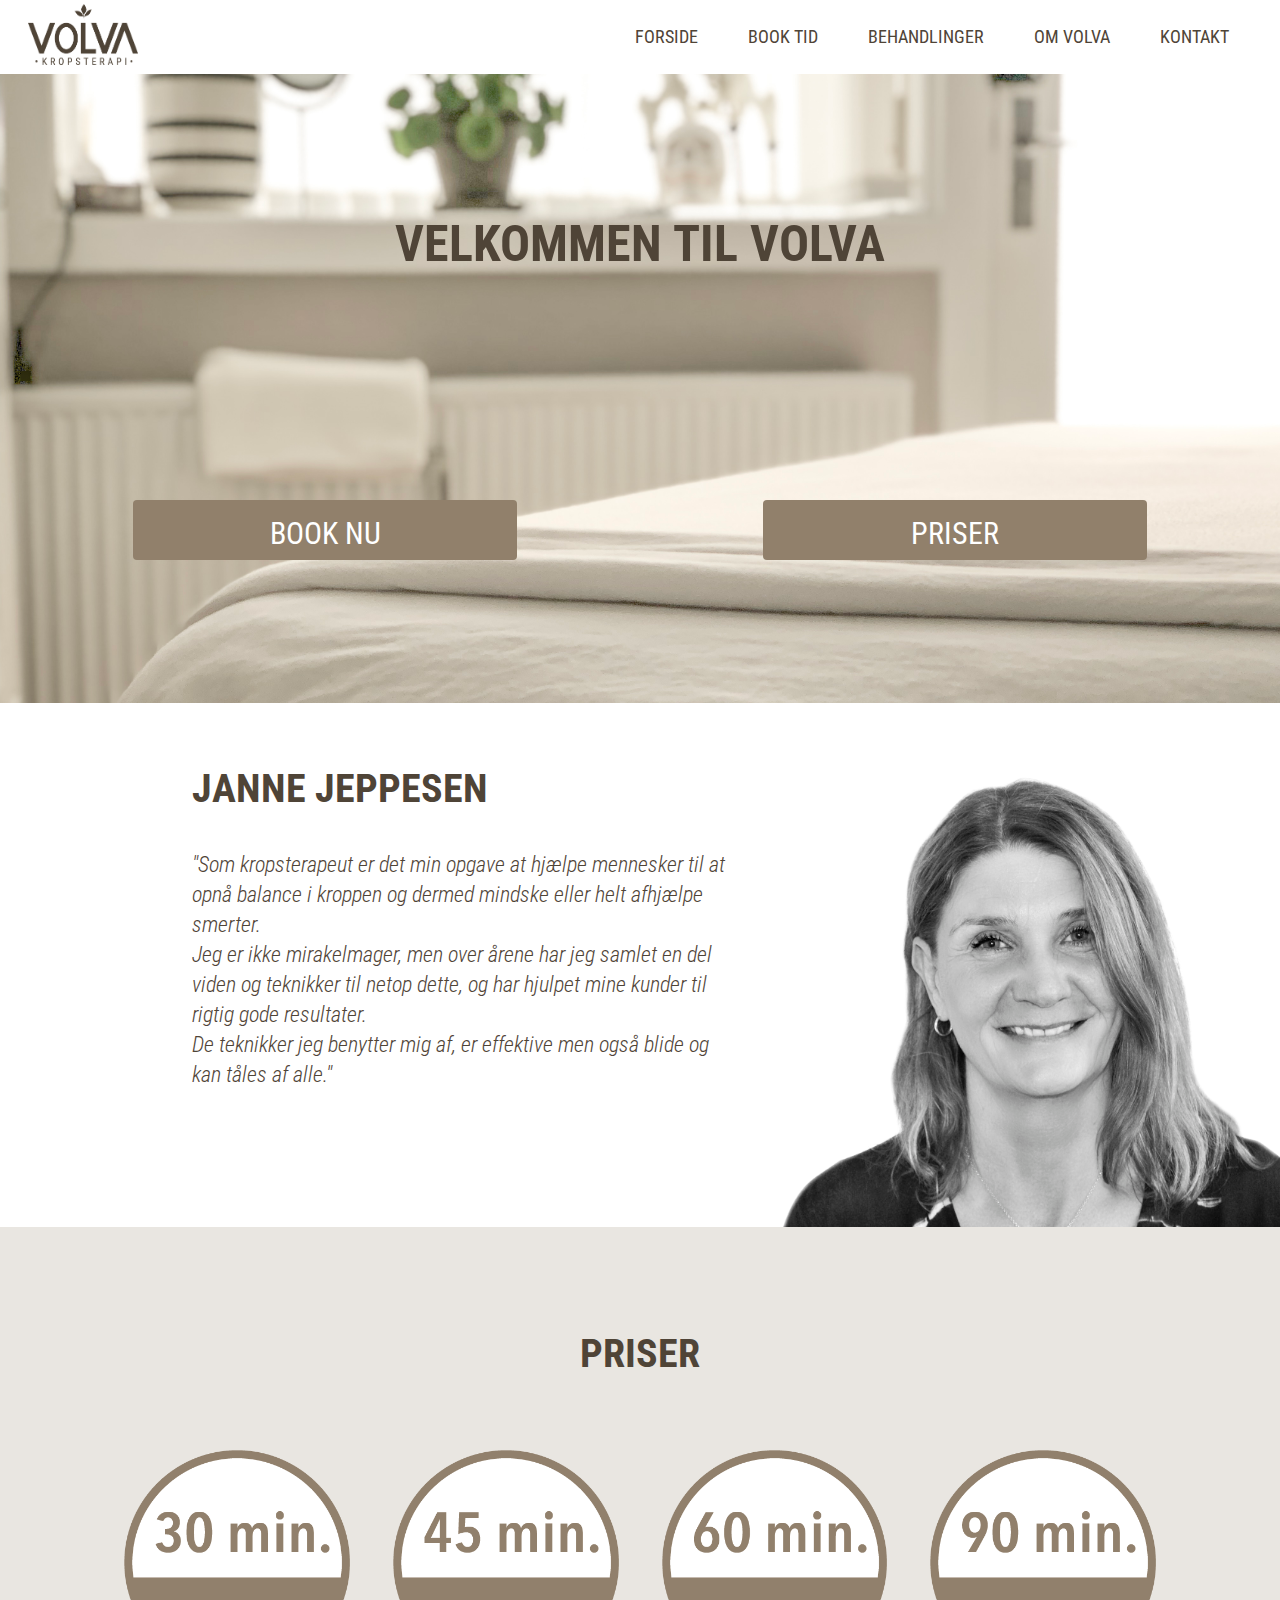
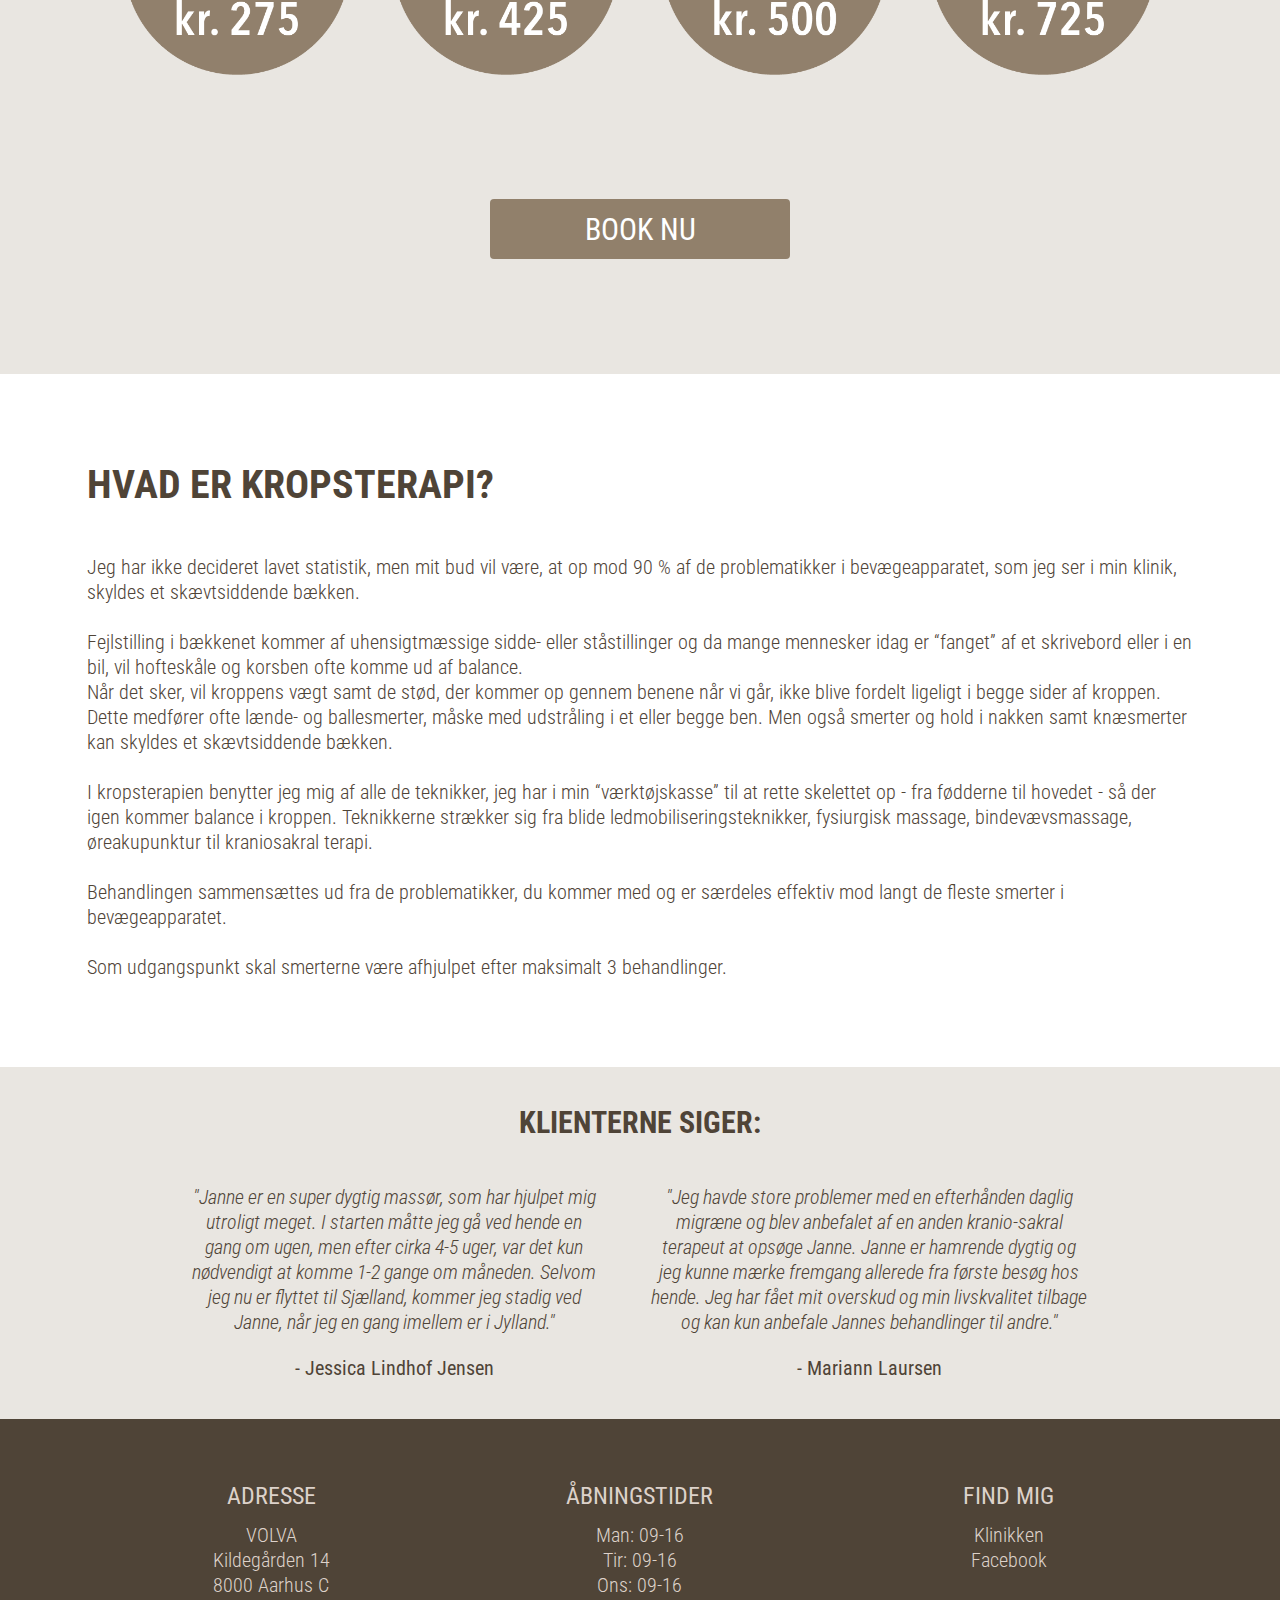
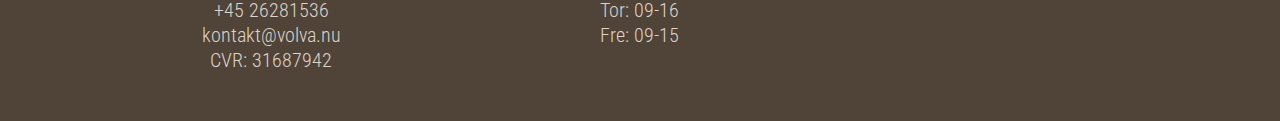
<file: index.html>
<!DOCTYPE html>
<html lang="da">

<head>
    <meta charset="UTF-8">

    <meta name="viewport" content="width=device-width, minimum-scale=1.0">

    <title>Forside</title>

    <meta name="description" content="Stress? Ondt i ryggen? Spændte muskler? Migræne? Få hjælp med kropsterapi, Kranio Sakral terapi, fysiologisk massage, bindevævsmassage og få en lettere hverdag.">

    <link rel="stylesheet" href="css/style.css">
    <link href="https://fonts.googleapis.com/css?family=Roboto+Condensed:300,300i,400,400i,700" rel="stylesheet">
</head>


<body>

    <header>
        <section id="logo-burger">
            <a href="index.html"><img class="logo1" src="images/volva-kropsterapi-logo.png" alt="logo-volva-kropsterapi"></a>
            <label for="toggle">&#9776;</label>
        </section>
        <nav>
            <input type="checkbox" id="toggle" class="hidden">
            <ul id="main-nav">
                
                <li><a href="index.html">FORSIDE</a></li>
                <li><a href="booking.html">BOOK TID</a></li>
                <li><a href="behandlinger.html">BEHANDLINGER</a></li>
                <li><a href="om-volva.html">OM VOLVA</a></li>
                <li><a href="kontakt.html">KONTAKT</a></li>
            </ul>
        </nav>
    </header>

    <section id="home">
        <hr>
        <h1>VELKOMMEN TIL VOLVA</h1>
        <a href="booking.html"><button class="button"><span>BOOK NU </span></button></a>
        <a href="#priser"><button class="button1"><span>PRISER </span></button></a> <!-- w3schole.com link: https://www.w3schools.com/howto/tryit.asp?filename=tryhow_css_buttons_animate1&fbclid=IwAR3zbe57rNU0VFdivJqMH5q5eiktwACAO_jpMbtGR-KNMLp6BOzOvdjXBHE -->
    </section>


    <section id="om-janne">
        <div>
            <h1>JANNE JEPPESEN</h1>
            <p><i>"Som kropsterapeut er det min opgave at hjælpe mennesker til at opnå balance i kroppen og dermed mindske eller helt afhjælpe smerter. <br>
                    Jeg er ikke mirakelmager, men over årene har jeg samlet en del viden og teknikker til netop dette, og har hjulpet mine kunder til rigtig gode resultater. <br>
                    De teknikker jeg benytter mig af, er effektive men også blide og kan tåles af alle."</i></p>
        </div>
        <img src="images/janne-jeppesen-kropsterapeut.png" alt="janne-jeppesen-kropsterapuet">
    </section>

    <section id="priser">
        <h1>PRISER</h1>
        <div class="priser-billeder">
            <img src="images/volva-behandlingspris-30-min.png" alt="30-min-volva-kropsterapi">
            <img src="images/volva-behandlingspris-45-min.png" alt="45-min-volva-kropsterapi">
            <img src="images/volva-behandlingspris-60-min.png" alt="60-min-volva-kropsterapi">
            <img src="images/volva-behandlingspris-90-min.png" alt="90-min-volva-kropsterapi">
        </div>
        
        <a href="booking.html"><button class="button center"><span>BOOK NU </span></button></a>
        <!-- w3schole.com link: https://www.w3schools.com/howto/tryit.asp?filename=tryhow_css_buttons_animate1&fbclid=IwAR3zbe57rNU0VFdivJqMH5q5eiktwACAO_jpMbtGR-KNMLp6BOzOvdjXBHE -->
    </section>

    <section id="kropsterapi">
        <h1>HVAD ER KROPSTERAPI?</h1>
        <p>Jeg har ikke decideret lavet statistik, men mit bud vil være, at op mod 90 % af de problematikker i bevægeapparatet, som jeg ser i min klinik, skyldes et skævtsiddende bækken. <br><br>
            Fejlstilling i bækkenet kommer af uhensigtmæssige sidde- eller ståstillinger og da mange mennesker idag er “fanget” af et skrivebord eller i en bil, vil hofteskåle og korsben ofte komme ud af balance. <br>
            Når det sker, vil kroppens vægt samt de stød, der kommer op gennem benene når vi går, ikke blive fordelt ligeligt i begge sider af kroppen. Dette medfører ofte lænde- og ballesmerter, måske med udstråling i et eller begge ben. Men også smerter og hold i nakken samt knæsmerter kan skyldes et skævtsiddende bækken. <br><br>
            I kropsterapien benytter jeg mig af alle de teknikker, jeg har i min “værktøjskasse” til at rette skelettet op - fra fødderne til hovedet - så der igen kommer balance i kroppen. Teknikkerne strækker sig fra blide ledmobiliseringsteknikker, fysiurgisk massage, bindevævsmassage, øreakupunktur til kraniosakral terapi. <br><br>
            Behandlingen sammensættes ud fra de problematikker, du kommer med og er særdeles effektiv mod langt de fleste smerter i bevægeapparatet. <br><br>
            Som udgangspunkt skal smerterne være afhjulpet efter maksimalt 3 behandlinger.
        </p>
    </section>

    <section class="anbefaling">
        <h1>KLIENTERNE SIGER:</h1>
        <div id="citater">
            <div id="citat1">
                <p><i>"Janne er en super dygtig massør, som har hjulpet mig utroligt meget. I starten måtte jeg gå ved hende en gang om ugen, men efter cirka 4-5 uger, var det kun nødvendigt at komme 1-2 gange om måneden. Selvom jeg nu er flyttet til Sjælland, kommer jeg stadig ved Janne, når jeg en gang imellem er i Jylland."</i></p>
                <br>
                <p class="citat-navn"><b>- Jessica Lindhof Jensen</b></p>
            </div>
            <div id="citat2">
                <p><i> "Jeg havde store problemer med en efterhånden daglig migræne og blev anbefalet af en anden kranio-sakral terapeut at opsøge Janne. Janne er hamrende dygtig og jeg kunne mærke fremgang allerede fra første besøg hos hende. Jeg har fået mit overskud og min livskvalitet tilbage og kan kun anbefale Jannes behandlinger til andre."</i></p>
                <br>
                <p class="citat-navn"><b>- Mariann Laursen</b></p>
            </div>
        </div>
    </section>

    <footer>
        <div class="footer-list">
            <div class="nolist">
                <h3>ADRESSE</h3>
               
                <p>VOLVA</p>
                <p>Kildegården 14</p>
                <p>8000 Aarhus C</p>
                <p>+45 26281536</p>
                <p>kontakt@volva.nu</p>
    
                <p>CVR: 31687942</p>
            </div>
        </div>

        <div class="footer-list">
            <div class="nolist">
               
                <h3>ÅBNINGSTIDER</h3>
                
                <p>Man: 09-16</p>
                <p>Tir: 09-16</p>
                <p>Ons: 09-16</p>
                <p>Tor: 09-16</p>
                <p>Fre: 09-15</p>
            </div>
        </div>

        <div class="footer-list">
            <div class="nolist">
                    <h3>FIND MIG</h3>
               
                <p>Klinikken</p>
                <p>Facebook</p>
            </div>
        </div>
    </footer>




</body>

</html>
</file>
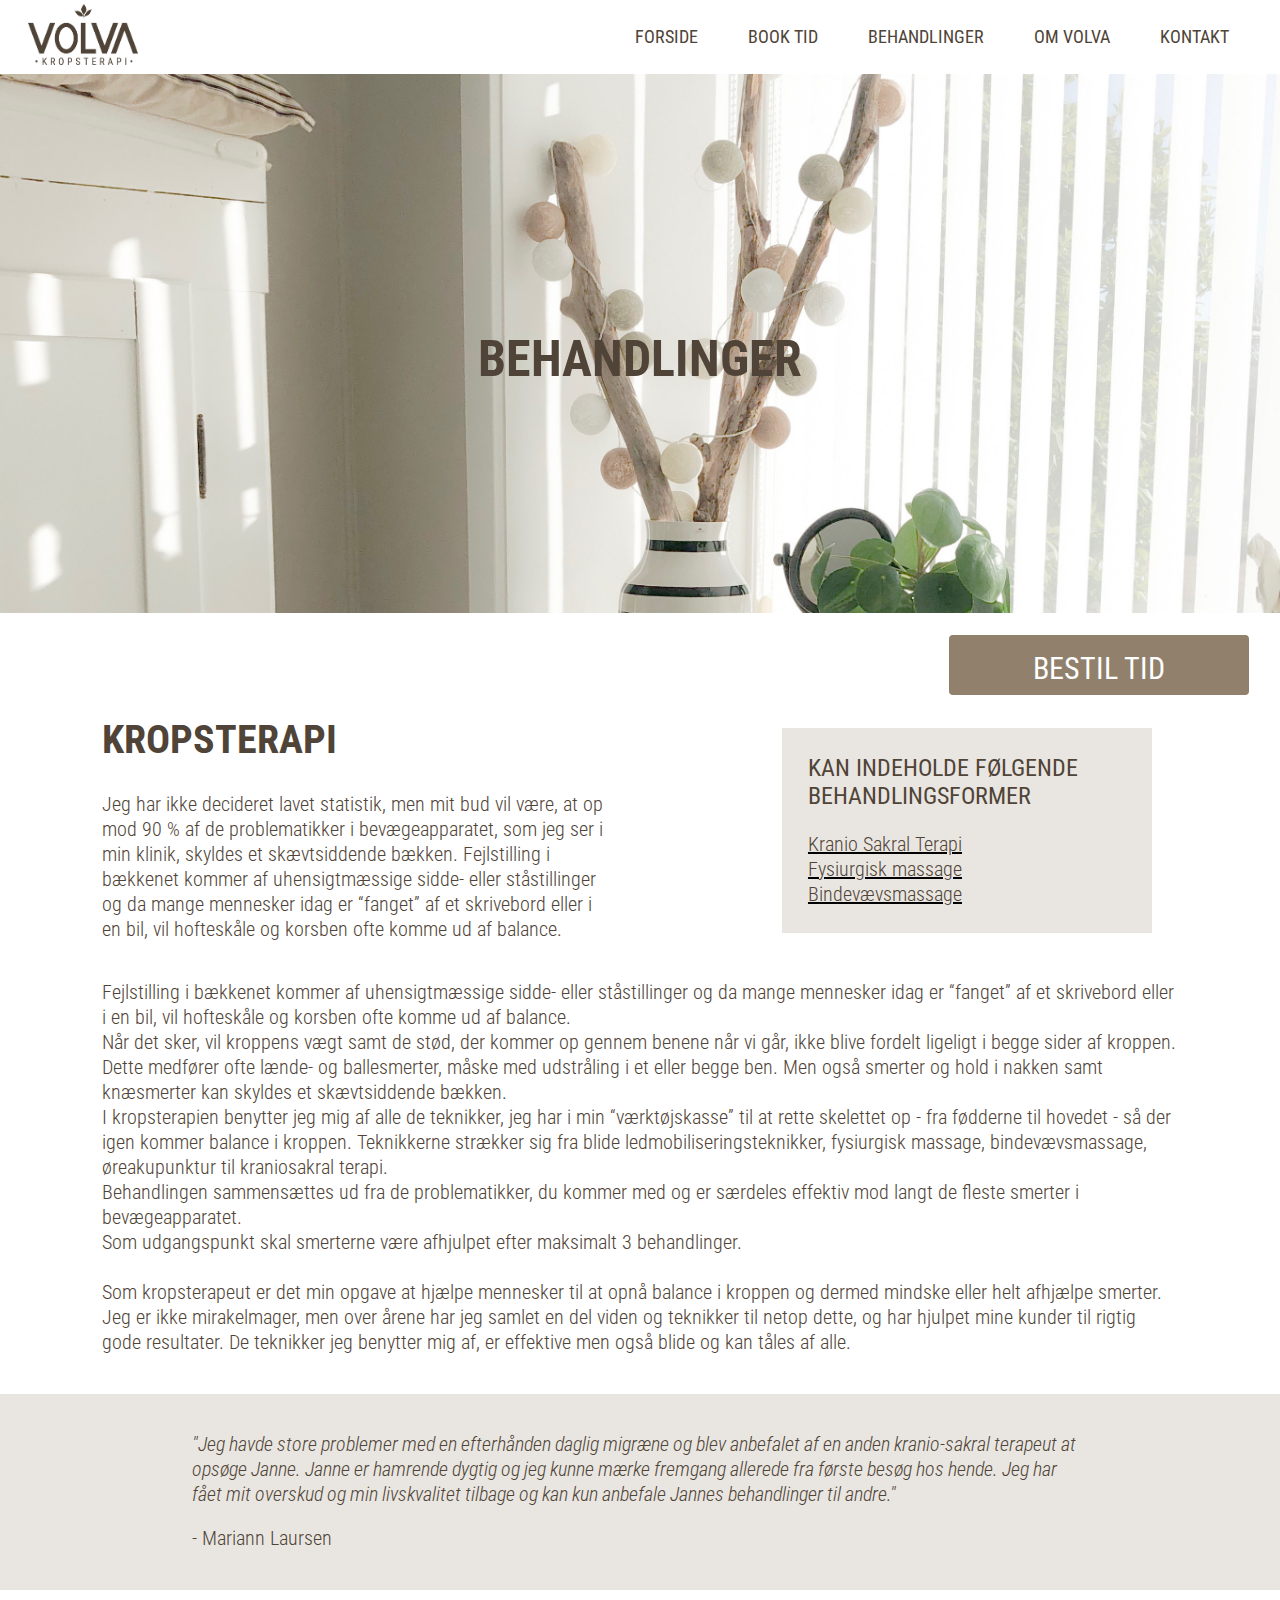
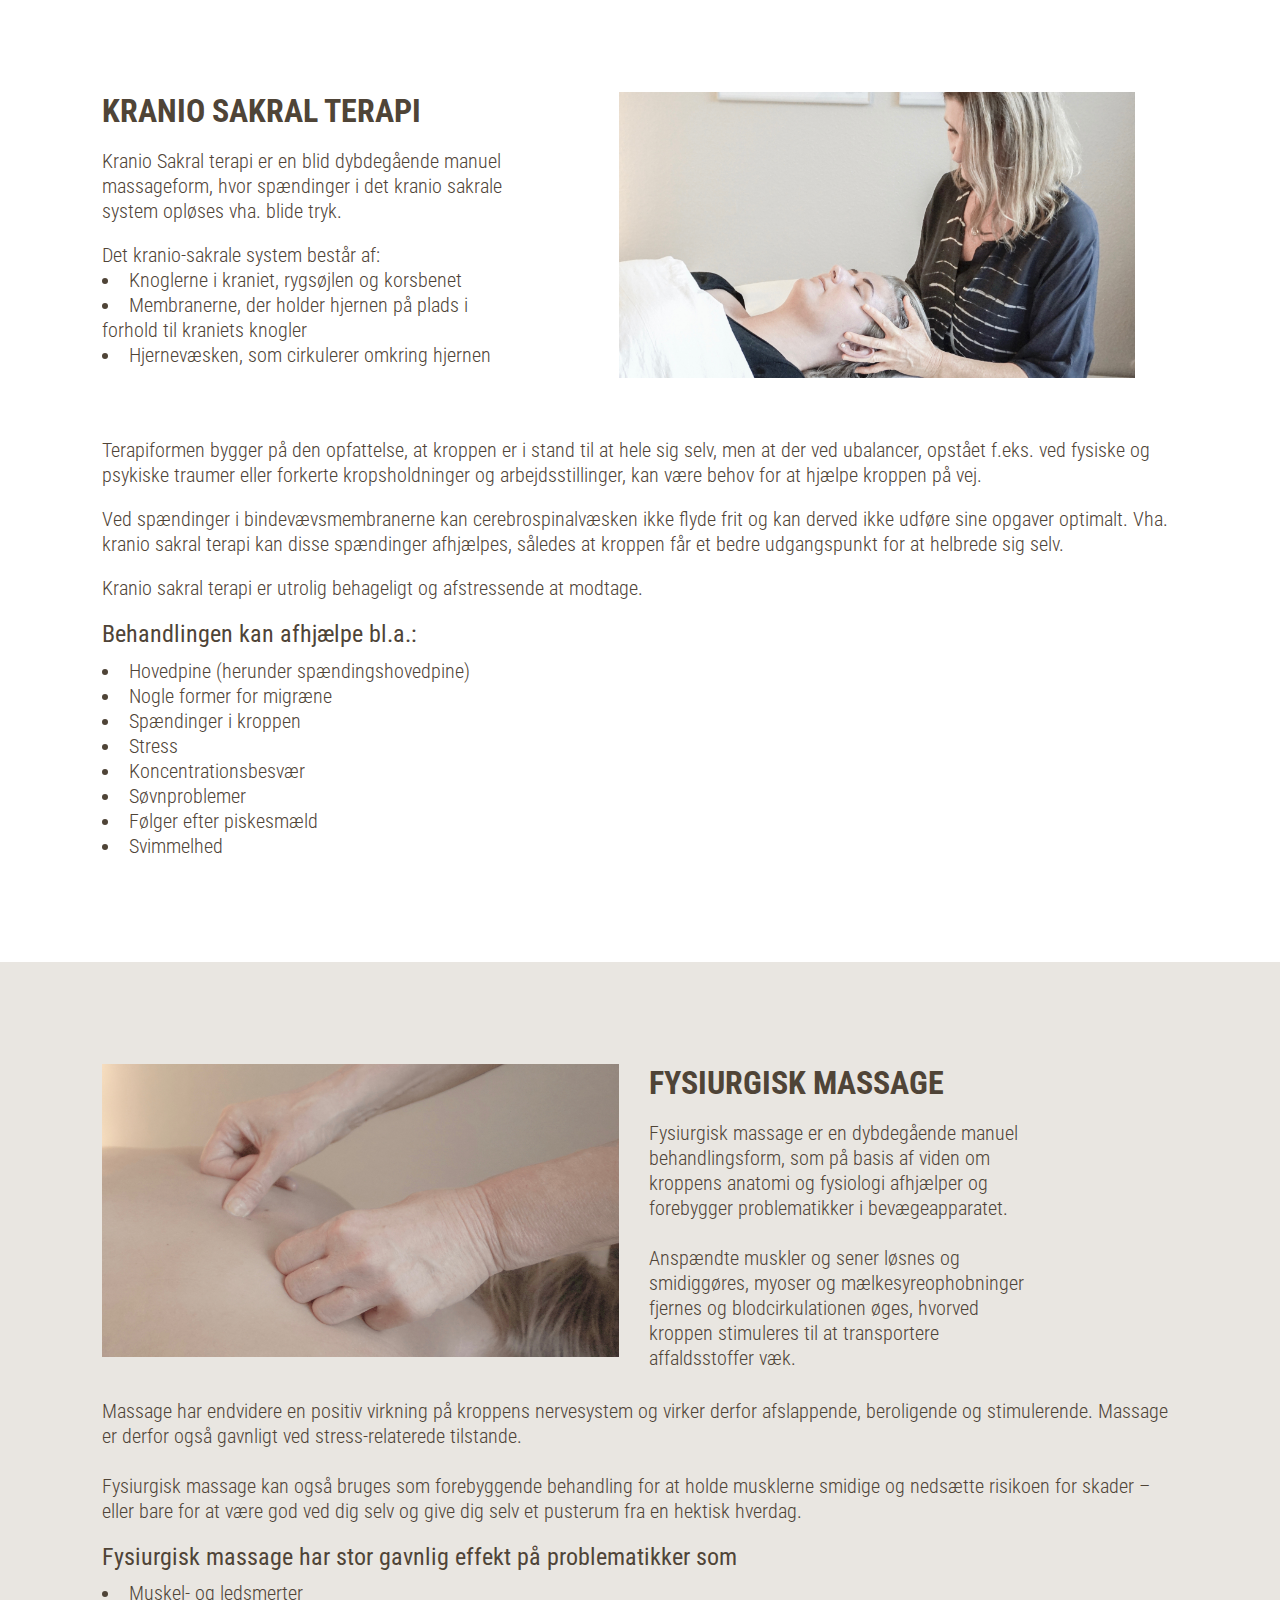
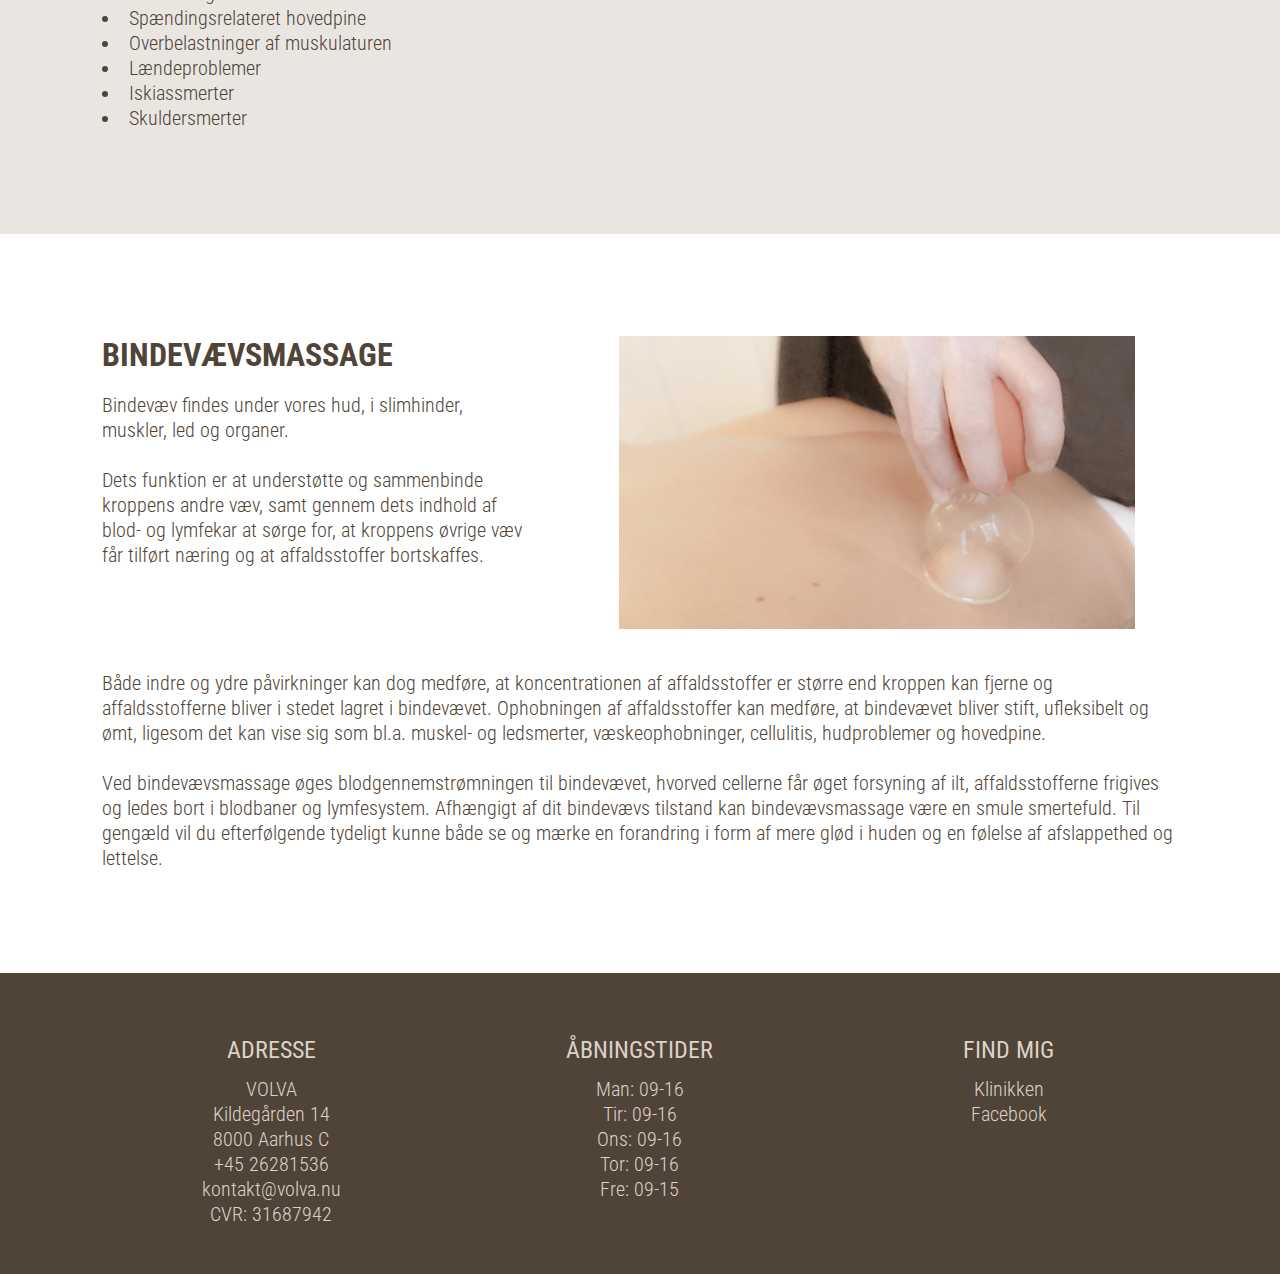
<file: behandlinger.html>
<!DOCTYPE html>
<html lang="da">

<head>
    <meta charset="UTF-8">

    <meta name="viewport" content="width=device-width, minimum-scale=1.0">

    <title>Behandlinger</title>

    <meta name="description" content="Prøv Kropsterapi, Kranio Sakral terapi, fysiologisk massage, Bindevævsmassage og få løsnet op i kroppen">

    <link rel="stylesheet" href="css/style.css">
    <link href="https://fonts.googleapis.com/css?family=Roboto+Condensed:300,x300i,400,400i,700" rel="stylesheet">
</head>


<body>

      <header>
        <section id="logo-burger">
            <a href="index.html"><img class="logo1" src="images/volva-kropsterapi-logo.png" alt="logo-volva-kropsterapi"></a>
            <label for="toggle">&#9776;</label>
        </section>
        <nav>
            <input type="checkbox" id="toggle" class="hidden">
            <ul id="main-nav">
                
                <li><a href="index.html">FORSIDE</a></li>
                <li><a href="booking.html">BOOK TID</a></li>
                <li><a href="behandlinger.html">BEHANDLINGER</a></li>
                <li><a href="om-volva.html">OM VOLVA</a></li>
                <li><a href="kontakt.html">KONTAKT</a></li>
            </ul>
        </nav>
    </header>
    
     <section id="behandlinger-billede">
        <hr>
        <h1>BEHANDLINGER</h1>
       
    </section>


    <a href="booking.html"><button class="button sticky"><span>BESTIL TID </span></button></a>


    <section id="kropsterapi-behandling">
        <div class="kropsterapi-info">
            <h1>KROPSTERAPI</h1>
            <br>
            <p>Jeg har ikke decideret lavet statistik, men mit bud vil være, at op mod 90 % af de problematikker i bevægeapparatet, som jeg ser i min klinik, skyldes et skævtsiddende bækken.
                Fejlstilling i bækkenet kommer af uhensigtmæssige sidde- eller ståstillinger og da mange mennesker idag er “fanget” af et skrivebord eller i en bil, vil hofteskåle og korsben ofte komme ud af balance.</p>
        </div>

        <div id="behandlingsform">
            <h3>KAN INDEHOLDE FØLGENDE BEHANDLINGSFORMER</h3>
            <br>
            <div>
                <a href="#kst">
                    <p>Kranio Sakral Terapi</p>
                </a>
                <a href="#fysiurgiskmassage">
                    <p>Fysiurgisk massage</p>
                </a>
                <a href="#bindevaevsmassage">
                    <p>Bindevævsmassage</p>
                </a>
            </div>
        </div>
    </section>

    <section id="kropsterapi-tekst">
        <p>Fejlstilling i bækkenet kommer af uhensigtmæssige sidde- eller ståstillinger og da mange mennesker idag er “fanget” af et skrivebord eller i en bil, vil hofteskåle og korsben ofte komme ud af balance. <br>
            Når det sker, vil kroppens vægt samt de stød, der kommer op gennem benene når vi går, ikke blive fordelt ligeligt i begge sider af kroppen. Dette medfører ofte lænde- og ballesmerter, måske med udstråling i et eller begge ben. Men også smerter og hold i nakken samt knæsmerter kan skyldes et skævtsiddende bækken. <br>
            I kropsterapien benytter jeg mig af alle de teknikker, jeg har i min “værktøjskasse” til at rette skelettet op - fra fødderne til hovedet - så der igen kommer balance i kroppen. Teknikkerne strækker sig fra blide ledmobiliseringsteknikker, fysiurgisk massage, bindevævsmassage, øreakupunktur til kraniosakral terapi. <br>
            Behandlingen sammensættes ud fra de problematikker, du kommer med og er særdeles effektiv mod langt de fleste smerter i bevægeapparatet. <br>
            Som udgangspunkt skal smerterne være afhjulpet efter maksimalt 3 behandlinger. <br><br>
            Som kropsterapeut er det min opgave at hjælpe mennesker til at opnå balance i kroppen og dermed mindske eller helt afhjælpe smerter. 
            Jeg er ikke mirakelmager, men over årene har jeg samlet en del viden og teknikker til netop dette, og har hjulpet mine kunder til rigtig gode resultater. De teknikker jeg benytter mig af, er effektive men også blide og kan tåles af alle.
        </p>
    </section>


    <div id="box-mobile">
        <h3>KAN INDEHOLDE FØLGENDE BEHANDLINGSFORMER</h3>
        <br>
        <div>
            <a href="#kst">
                <p>Kranio Sakral Terapi</p>
            </a>
            <a href="#fysiurgiskmassage">
                <p>Fysiurgisk massage</p>
            </a>
            <a href="#bindevaevsmassage">
                <p>Bindevævsmassage</p>
            </a>
        </div>
        <br>
    </div>


    <section class="anbefaling anbe-padding">
        <p><i> "Jeg havde store problemer med en efterhånden daglig migræne og blev anbefalet af en anden kranio-sakral terapeut at opsøge Janne. Janne er hamrende dygtig og jeg kunne mærke fremgang allerede fra første besøg hos hende. Jeg har fået mit overskud og min livskvalitet tilbage og kan kun anbefale Jannes behandlinger til andre."</i></p>
        <br>
        <p class="citat-navn">- Mariann Laursen</p>
    </section>

    <section class="padding-mellem" id="kst">
        <div class="behandlingsformer padding-reverse reverse">
            <img src="images/volva-kranio-sakral-terapi-kropsterapi.jpg" alt="Kranio-sakral-massage">

            <div class="placer-ved-siden-af">
                <h2>KRANIO SAKRAL TERAPI</h2>
                <br>
                <p>Kranio Sakral terapi er en blid dybdegående manuel massageform, hvor spændinger i det kranio sakrale system opløses vha. blide tryk.</p>
                <br>
                <p>Det kranio-sakrale system består af:</p>
                <ul>
                    <li>Knoglerne i kraniet, rygsøjlen og korsbenet</li>
                    <li>Membranerne, der holder hjernen på plads i forhold til kraniets knogler</li>
                    <li>Hjernevæsken, som cirkulerer omkring hjernen</li>
                </ul>
            </div>
        </div>

        <div class="placer-nederst">
            <br>
            <p>Terapiformen bygger på den opfattelse, at kroppen er i stand til at hele sig selv, men at der ved ubalancer, opstået f.eks. ved fysiske og psykiske traumer eller forkerte kropsholdninger og arbejdsstillinger, kan være behov for at hjælpe kroppen på vej.</p>
            <br>
            <p>Ved spændinger i bindevævsmembranerne kan cerebrospinalvæsken ikke flyde frit og kan derved ikke udføre sine opgaver optimalt. Vha. kranio sakral terapi kan disse spændinger afhjælpes, således at kroppen får et bedre udgangspunkt for at helbrede sig selv.</p>
            <br>
            <p>Kranio sakral terapi er utrolig behageligt og afstressende at modtage.</p>
            <br>
            <h3>Behandlingen kan afhjælpe bl.a.:</h3>
            <ul class="inside">
                <li>Hovedpine (herunder spændingshovedpine)</li>
                <li>Nogle former for migræne</li>
                <li>Spændinger i kroppen</li>
                <li>Stress</li>
                <li>Koncentrationsbesvær</li>
                <li>Søvnproblemer</li>
                <li>Følger efter piskesmæld</li>
                <li>Svimmelhed</li>
            </ul>
        </div>


    </section>







    <section class="padding-mellem baggrund" id="fysiurgiskmassage">
        <div class="behandlingsformer padding-reverse">

            <img class="padding-img" src="images/volva-fysiurgisk-massage.jpg" alt="Fysiurgisk-massage">
            <div class="placer-ved-siden-af padding1">
                <h2>FYSIURGISK MASSAGE</h2>
                <br>
                <p>
                    Fysiurgisk massage er en dybdegående manuel behandlingsform, som på basis af viden om kroppens anatomi og fysiologi afhjælper og forebygger problematikker i bevægeapparatet.
                    <br><br>
                    Anspændte muskler og sener løsnes og smidiggøres, myoser og mælkesyreophobninger fjernes og blodcirkulationen øges, hvorved kroppen stimuleres til at transportere affaldsstoffer væk.
                    <br><br>
                </p>
            </div>
        </div>

        <div class="placer-nederst">
            
            <p>
                Massage har endvidere en positiv virkning på kroppens nervesystem og virker derfor afslappende, beroligende og stimulerende. Massage er derfor også gavnligt ved stress-relaterede tilstande.
                <br><br>
                Fysiurgisk massage kan også bruges som forebyggende behandling for at holde musklerne smidige og nedsætte risikoen for skader – eller bare for at være god ved dig selv og give dig selv et pusterum fra en hektisk hverdag.
            </p>
            <br>
            <h3> Fysiurgisk massage har stor gavnlig effekt på problematikker som
                <br>
            </h3>
            <ul class="inside">
                <li>Muskel- og ledsmerter</li>
                <li>Spændingsrelateret hovedpine</li>
                <li>Overbelastninger af muskulaturen</li>
                <li>Lændeproblemer</li>
                <li>Iskiassmerter</li>
                <li>Skuldersmerter</li>
            </ul>
        </div>

    </section>



    <section class="padding-mellem" id="bindevaevsmassage">
        <div class="behandlingsformer padding2 reverse padding-reverse">
            <img src="images/volva-bindevaevsmassage-kropstertapeut.jpg" alt="bindevaevsmassage">

            <div class="placer-ved-siden-af">
                <h2>BINDEVÆVSMASSAGE</h2>
                <br>
                <p>Bindevæv findes under vores hud, i slimhinder, muskler, led og organer.
                    <br><br>
                    Dets funktion er at understøtte og sammenbinde kroppens andre væv, samt gennem dets indhold af blod- og lymfekar at sørge for, at kroppens øvrige væv får tilført næring og at affaldsstoffer bortskaffes. </p>

            </div>

        </div>

        <div class="placer-nederst">
            <p>Både indre og ydre påvirkninger kan dog medføre, at koncentrationen af affaldsstoffer er større end kroppen kan fjerne og affaldsstofferne bliver i stedet lagret i bindevævet.
                Ophobningen af affaldsstoffer kan medføre, at bindevævet bliver stift, ufleksibelt og ømt, ligesom det kan vise sig som bl.a. muskel- og ledsmerter, væskeophobninger, cellulitis, hudproblemer og hovedpine.
                <br><br>
                Ved bindevævsmassage øges blodgennemstrømningen til bindevævet, hvorved cellerne får øget forsyning af ilt, affaldsstofferne frigives og ledes bort i blodbaner og lymfesystem.
                Afhængigt af dit bindevævs tilstand kan bindevævsmassage være en smule smertefuld. Til gengæld vil du efterfølgende tydeligt kunne både se og mærke en forandring i form af mere glød i huden og en følelse af afslappethed og lettelse.</p>
        </div>


    </section>



    <footer>
        <div class="footer-list">
            <div class="nolist">
                <h3>ADRESSE</h3>

                <p>VOLVA</p>
                <p>Kildegården 14</p>
                <p>8000 Aarhus C</p>
                <p>+45 26281536</p>
                <p>kontakt@volva.nu</p>

                <p>CVR: 31687942</p>
            </div>
        </div>

        <div class="footer-list">
            <div class="nolist">

                <h3>ÅBNINGSTIDER</h3>

                <p>Man: 09-16</p>
                <p>Tir: 09-16</p>
                <p>Ons: 09-16</p>
                <p>Tor: 09-16</p>
                <p>Fre: 09-15</p>
            </div>
        </div>

        <div class="footer-list">
            <div class="nolist">
                <h3>FIND MIG</h3>

                <p>Klinikken</p>
                <p>Facebook</p>
            </div>
        </div>
    </footer>

</body>

</html>
</file>
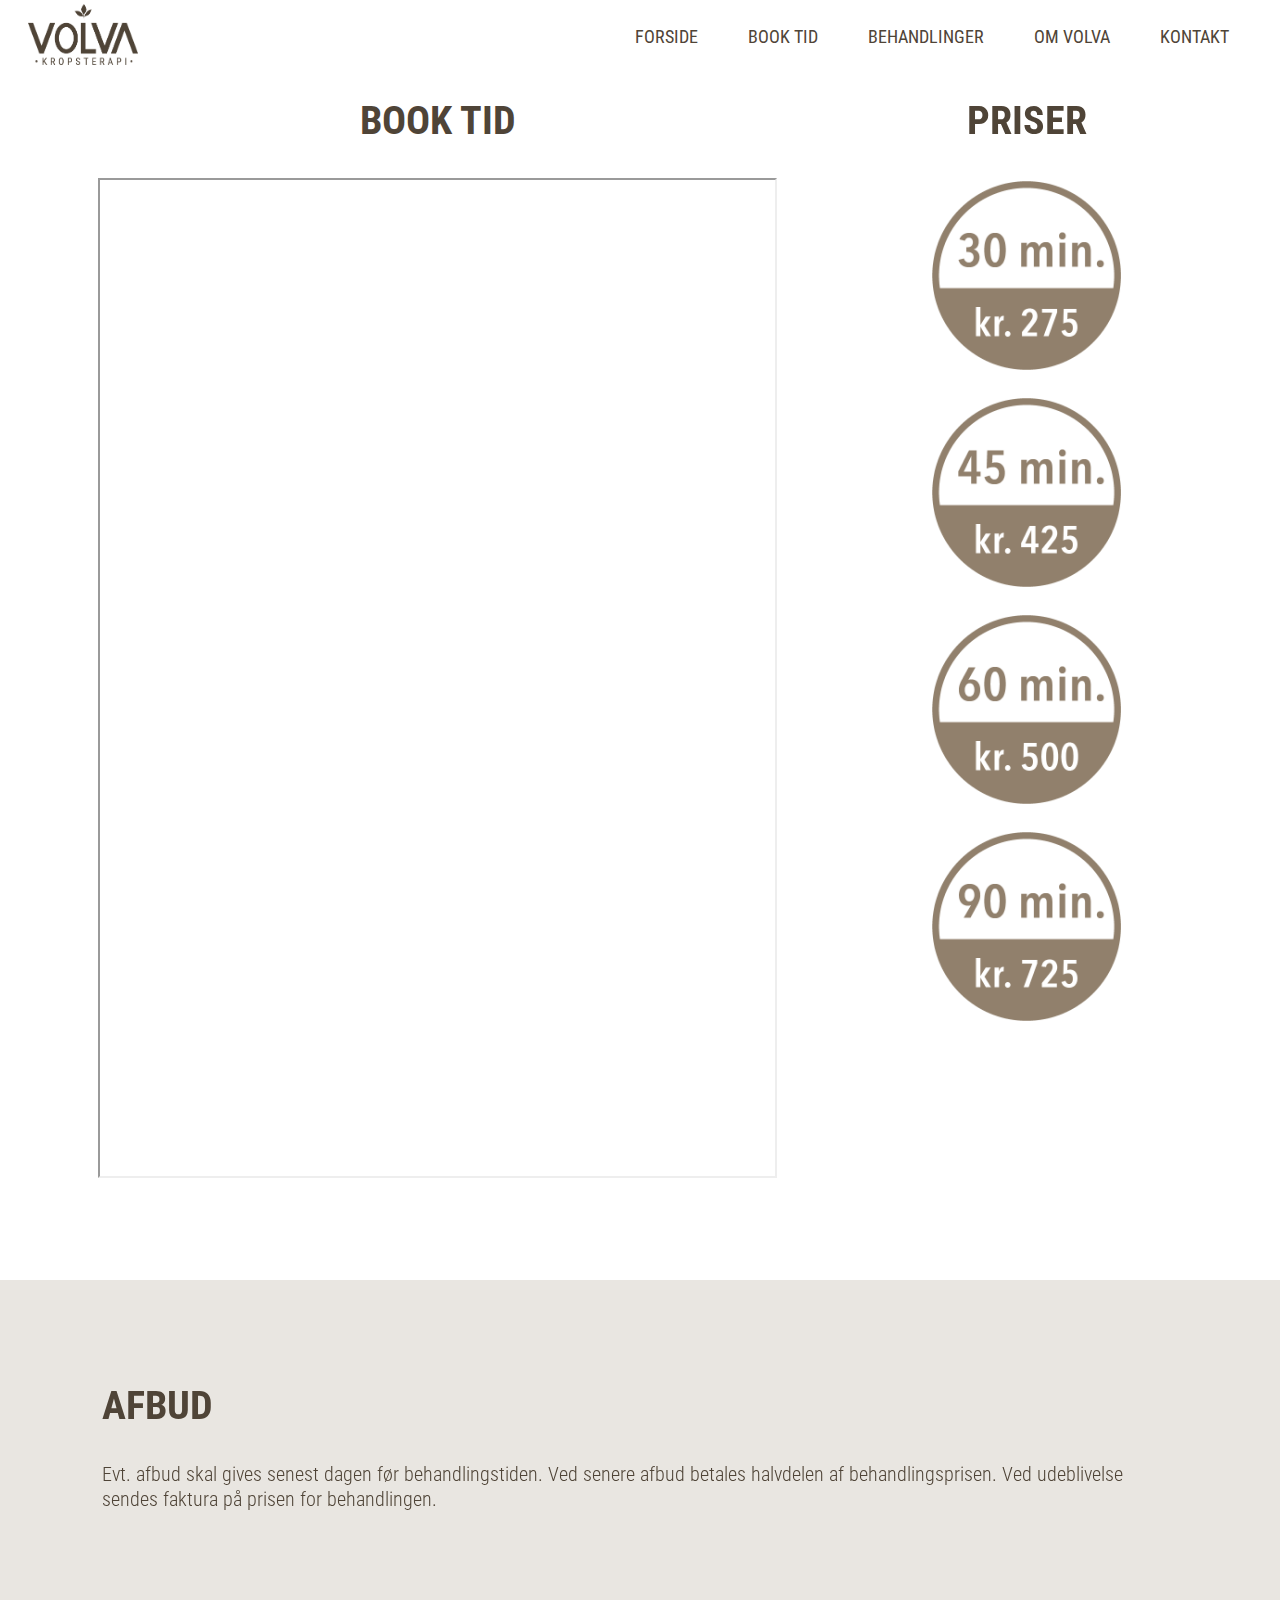
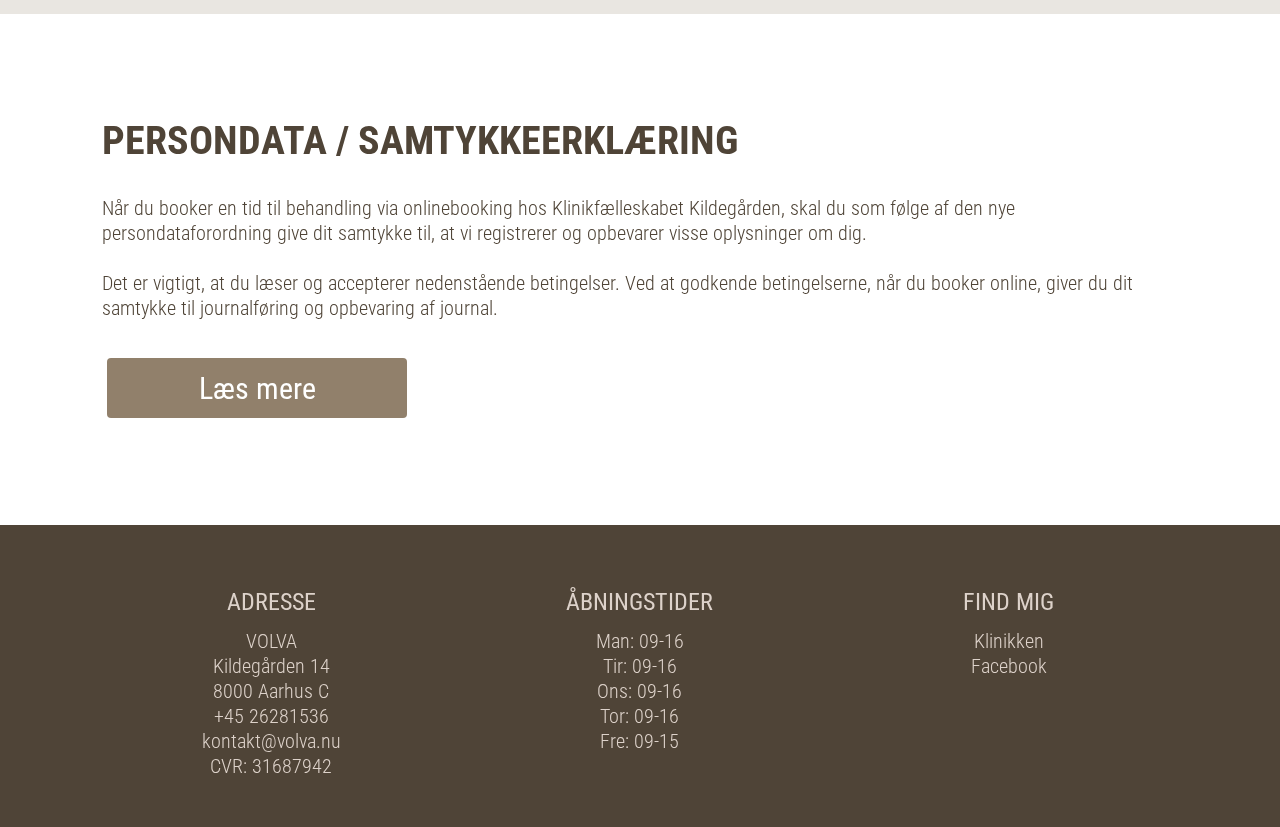
<file: booking.html>
<!DOCTYPE html>
<html lang="da">

<head>
    <meta charset="UTF-8">

    <meta name="viewport" content="width=device-width, minimum-scale=1.0">

    <title>BOOK-TID</title>

    <meta name="description" content="HBook tid til Kropsterapi ved en RAB godkendt kropsterapeut, og få Kranio Sakral terapi, fysiologisk massage, Bindevævsmassage og få en lettere hverdag.">

    <link rel="stylesheet" href="css/style.css">
    <link href="https://fonts.googleapis.com/css?family=Roboto+Condensed:300,300i,400,400i,700" rel="stylesheet">
</head>


<body>

     <header>
        <section id="logo-burger">
            <a href="index.html"><img class="logo1" src="images/volva-kropsterapi-logo.png" alt="logo-volva-kropsterapi"></a>
            <label for="toggle">&#9776;</label>
        </section>
        <nav>
            <input type="checkbox" id="toggle" class="hidden">
            <ul id="main-nav">
                
                <li><a href="index.html">FORSIDE</a></li>
                <li><a href="booking.html">BOOK TID</a></li>
                <li><a href="behandlinger.html">BEHANDLINGER</a></li>
                <li><a href="om-volva.html">OM VOLVA</a></li>
                <li><a href="kontakt.html">KONTAKT</a></li>
            </ul>
        </nav>
    </header>





    <section class="book-pris">
        <div id="booking">
           <h1>BOOK TID</h1>
            <iframe src="https://system.easypractice.net/book/volva-onlinebooking"></iframe>
        </div>

        <div class="book-pris-billeder">
            <h1>PRISER</h1>
            <div class="book-pris-single">
                <img src="images/volva-behandlingspris-30-min.png" alt="30-min-volva-kropsterapi">
            <img src="images/volva-behandlingspris-45-min.png" alt="45-min-volva-kropsterapi">
            <img src="images/volva-behandlingspris-60-min.png" alt="60-min-volva-kropsterapi">
            <img src="images/volva-behandlingspris-90-min.png" alt="90-min-volva-kropsterapi">
            </div>
        </div>
    </section>

    <section id="afbud">
        <h1>AFBUD</h1>
        <p>Evt. afbud skal gives senest dagen før behandlingstiden. Ved senere afbud betales halvdelen af behandlingsprisen. Ved udeblivelse sendes faktura på prisen for behandlingen.</p>

    </section>

    <section id="persondatalov">
        <h1>PERSONDATA / SAMTYKKEERKLÆRING</h1>
        <p>
            Når du booker en tid til behandling via onlinebooking hos Klinikfælleskabet Kildegården, skal du som følge af den nye persondataforordning give dit samtykke til, at vi registrerer og opbevarer visse oplysninger om dig.
            <br><br>
            Det er vigtigt, at du læser og accepterer nedenstående betingelser. Ved at godkende betingelserne, når du booker online, giver du dit samtykke til journalføring og opbevaring af journal.
        </p>
        <a href="samtykkeerklaering.html"><button class="button"><span>Læs mere</span></button></a>


    </section>

       <footer>
        <div class="footer-list">
            <div class="nolist">
                <h3>ADRESSE</h3>
               
                <p>VOLVA</p>
                <p>Kildegården 14</p>
                <p>8000 Aarhus C</p>
                <p>+45 26281536</p>
                <p>kontakt@volva.nu</p>
    
                <p>CVR: 31687942</p>
            </div>
        </div>

        <div class="footer-list">
            <div class="nolist">
               
                <h3>ÅBNINGSTIDER</h3>
                
                <p>Man: 09-16</p>
                <p>Tir: 09-16</p>
                <p>Ons: 09-16</p>
                <p>Tor: 09-16</p>
                <p>Fre: 09-15</p>
            </div>
        </div>

        <div class="footer-list">
            <div class="nolist">
                    <h3>FIND MIG</h3>
               
                <p>Klinikken</p>
                <p>Facebook</p>
            </div>
        </div>
    </footer>

</body>

</html>
</file>
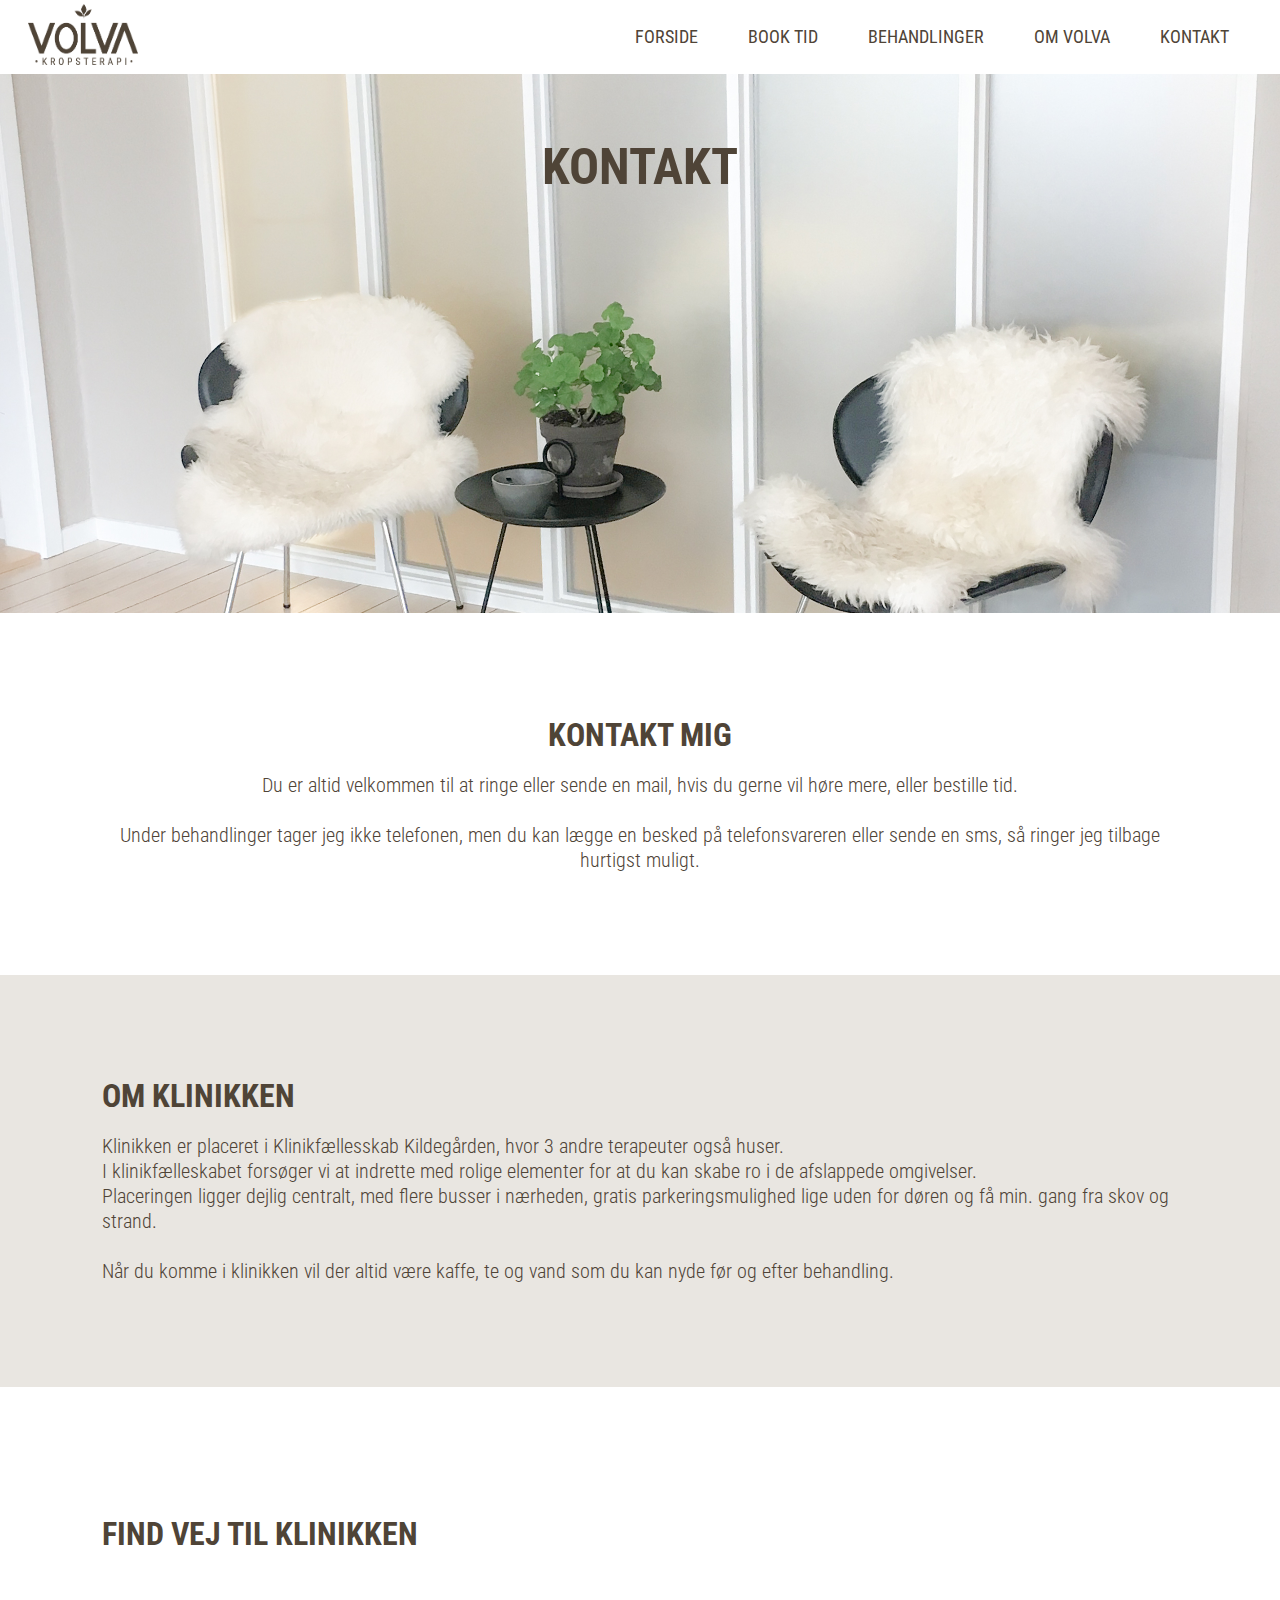
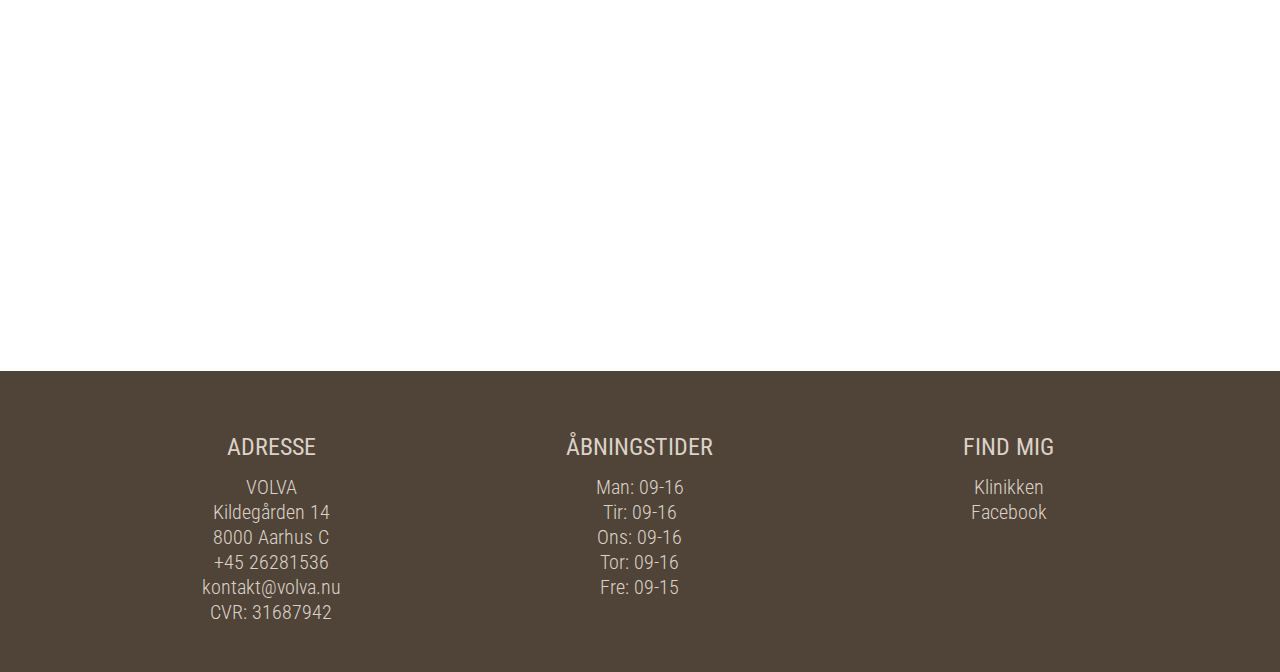
<file: kontakt.html>
<!DOCTYPE html>
<html lang="da">

<head>
    <meta charset="UTF-8">

    <meta name="viewport" content="width=device-width, minimum-scale=1.0">

    <title>kontakt</title>

    <meta name="description" content="Stress? Ondt i ryggen? Spændte muskler? Migræne? Få hjælp med kropsterapi, Kranio Sakral terapi, fysiologisk massage, bindevævsmassage og få en lettere hverdag.">

    <link rel="stylesheet" href="css/style.css">
    <link href="https://fonts.googleapis.com/css?family=Roboto+Condensed:300,300i,400,400i,700" rel="stylesheet">
</head>


<body>

      <header>
        <section id="logo-burger">
            <a href="index.html"><img class="logo1" src="images/volva-kropsterapi-logo.png" alt="logo-volva-kropsterapi"></a>
            <label for="toggle">&#9776;</label>
        </section>
        <nav>
            <input type="checkbox" id="toggle" class="hidden">
            <ul id="main-nav">
                
                <li><a href="index.html">FORSIDE</a></li>
                <li><a href="booking.html">BOOK TID</a></li>
                <li><a href="behandlinger.html">BEHANDLINGER</a></li>
                <li><a href="om-volva.html">OM VOLVA</a></li>
                <li><a href="kontakt.html">KONTAKT</a></li>
            </ul>
        </nav>
    </header>
    
     <section id="kontakt-billede">
        <hr>
        <h1>KONTAKT</h1>
       
    </section>

    

    <section class="kontakt-mig">
        <h2>KONTAKT MIG</h2>
        <br>
        <p>Du er altid velkommen til at ringe eller sende en mail, hvis du gerne vil høre mere, eller bestille tid.
            <br><br>
            Under behandlinger tager jeg ikke telefonen, men du kan lægge en besked på telefonsvareren eller sende en sms, så ringer jeg tilbage hurtigst muligt.</p>
    </section>
    
    <section id="om-klinikken">
       <h2>OM KLINIKKEN</h2>
       <br>
       <p>Klinikken er placeret i Klinikfællesskab Kildegården, hvor 3 andre terapeuter også huser. <br>
I klinikfælleskabet forsøger vi at indrette med rolige elementer for at du kan skabe ro i de afslappede omgivelser. <br>
Placeringen ligger dejlig centralt, med flere busser i nærheden, gratis parkeringsmulighed lige uden for døren og få min. gang fra skov og strand. <br><br>
Når du komme i klinikken vil der altid være kaffe, te og vand som du kan nyde før og efter behandling. 

</p>
    </section>
    
    
    <section id="find-vej">
       <h2>FIND VEJ TIL KLINIKKEN</h2>
        <iframe src="https://www.google.com/maps/embed?pb=!1m18!1m12!1m3!1d2222.902211047218!2d10.204359315945688!3d56.14150398065915!2m3!1f0!2f0!3f0!3m2!1i1024!2i768!4f13.1!3m3!1m2!1s0x464c3fdba0591457%3A0x21049df9d8e83f34!2sVolva+Kropsterpi+v.+Janne+Jeppesen!5e0!3m2!1sda!2sdk!4v1541767191655" width="100%" height="350" frameborder="0" style="border:0" allowfullscreen></iframe>
    </section>




      <footer>
        <div class="footer-list">
            <div class="nolist">
                <h3>ADRESSE</h3>
               
                <p>VOLVA</p>
                <p>Kildegården 14</p>
                <p>8000 Aarhus C</p>
                <p>+45 26281536</p>
                <p>kontakt@volva.nu</p>
    
                <p>CVR: 31687942</p>
            </div>
        </div>

        <div class="footer-list">
            <div class="nolist">
               
                <h3>ÅBNINGSTIDER</h3>
                
                <p>Man: 09-16</p>
                <p>Tir: 09-16</p>
                <p>Ons: 09-16</p>
                <p>Tor: 09-16</p>
                <p>Fre: 09-15</p>
            </div>
        </div>

        <div class="footer-list">
            <div class="nolist">
                    <h3>FIND MIG</h3>
               
                <p>Klinikken</p>
                <p>Facebook</p>
            </div>
        </div>
    </footer>

</body>

</html>
</file>
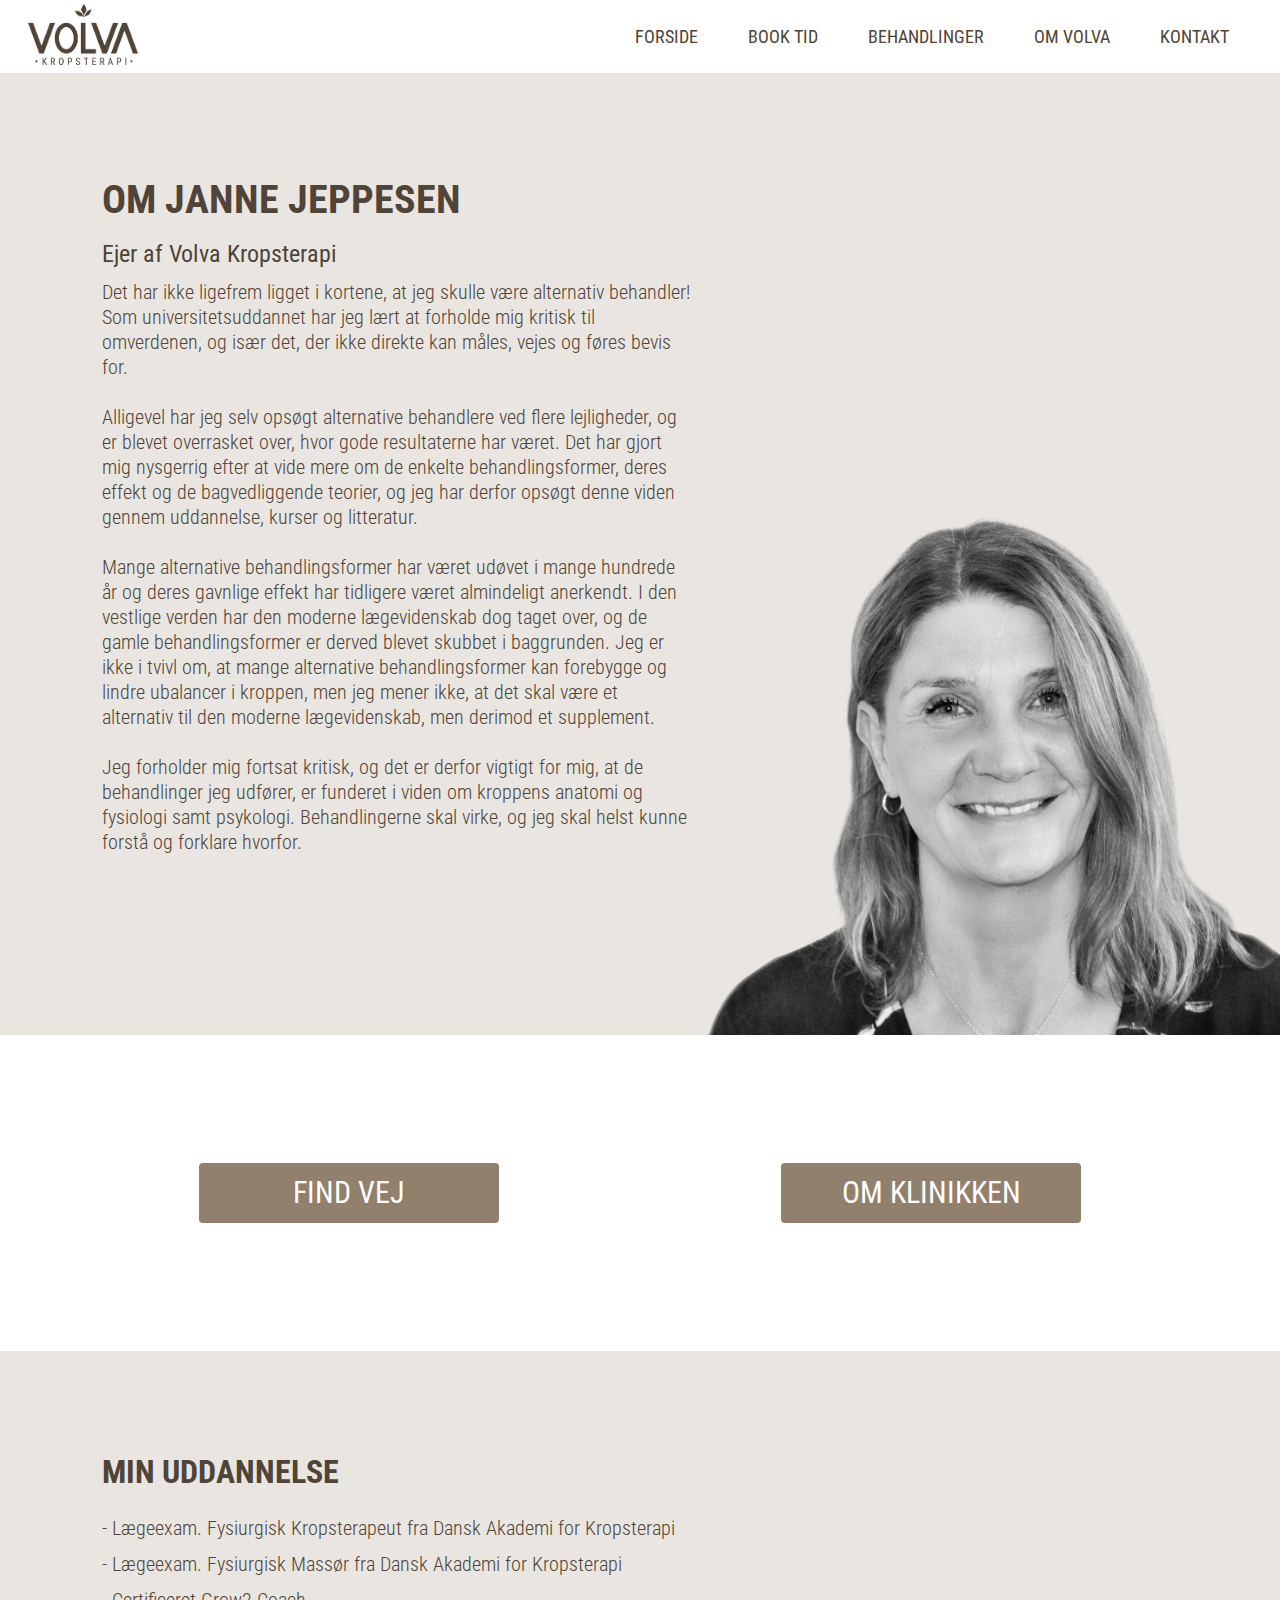
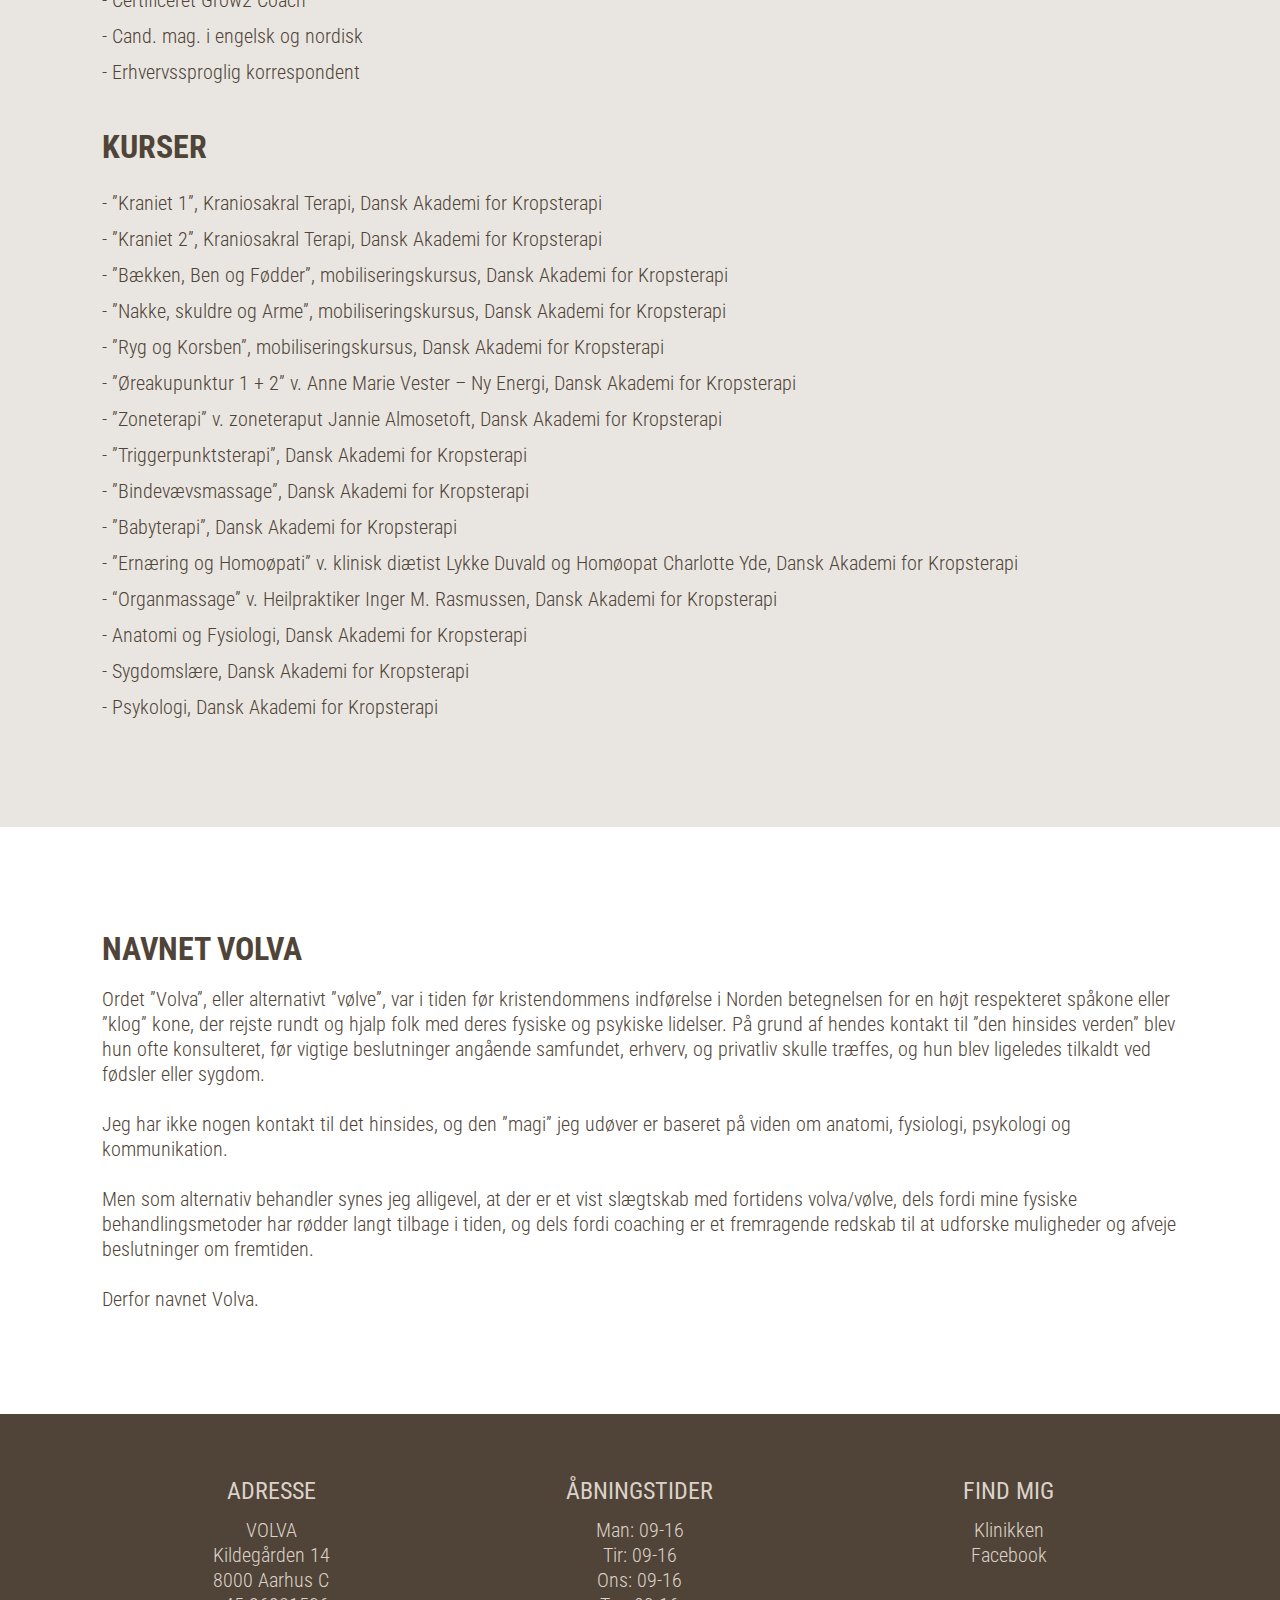
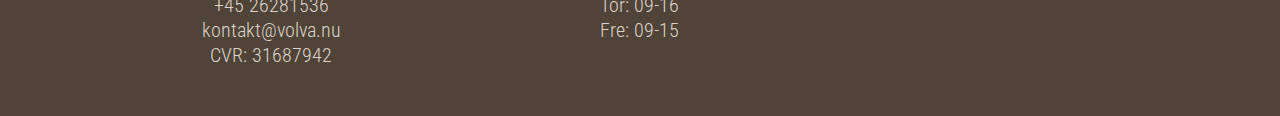
<file: om-volva.html>
<!DOCTYPE html>
<html lang="da">

<head>
    <meta charset="UTF-8">

    <meta name="viewport" content="width=device-width, minimum-scale=1.0">

    <title>om-volva</title>

    <meta name="description" content="Janne Jeppesen, alternativ behandler, kropsterapeut, RAB godkendt. Få tilskud igennem sygeforsikring Danmark.">

    <link rel="stylesheet" href="css/style.css">
    <link href="https://fonts.googleapis.com/css?family=Roboto+Condensed:300,300i,400,400i,700" rel="stylesheet">
</head>


<body>

      <header>
        <section id="logo-burger">
            <a href="index.html"><img class="logo1" src="images/volva-kropsterapi-logo.png" alt="logo-volva-kropsterapi"></a>
            <label for="toggle">&#9776;</label>
        </section>
        <nav>
            <input type="checkbox" id="toggle" class="hidden">
            <ul id="main-nav">
                
                <li><a href="index.html">FORSIDE</a></li>
                <li><a href="booking.html">BOOK TID</a></li>
                <li><a href="behandlinger.html">BEHANDLINGER</a></li>
                <li><a href="om-volva.html">OM VOLVA</a></li>
                <li><a href="kontakt.html">KONTAKT</a></li>
            </ul>
        </nav>
    </header>


    <section id="om-janne-jeppesen">
        <div>
            <h1>OM JANNE JEPPESEN</h1>
            <h3>Ejer af Volva Kropsterapi</h3>
            <p>Det har ikke ligefrem ligget i kortene, at jeg skulle være alternativ behandler! Som universitetsuddannet har jeg lært at forholde mig kritisk til omverdenen, og især det, der ikke direkte kan måles, vejes og føres bevis for.
                <br><br>
                Alligevel har jeg selv opsøgt alternative behandlere ved flere lejligheder, og er blevet overrasket over, hvor gode resultaterne har været. Det har gjort mig nysgerrig efter at vide mere om de enkelte behandlingsformer, deres effekt og de bagvedliggende teorier, og jeg har derfor opsøgt denne viden gennem uddannelse, kurser og litteratur.
                <br><br>
                Mange alternative behandlingsformer har været udøvet i mange hundrede år og deres gavnlige effekt har tidligere været almindeligt anerkendt. I den vestlige verden har den moderne lægevidenskab dog taget over, og de gamle behandlingsformer er derved blevet skubbet i baggrunden. Jeg er ikke i tvivl om, at mange alternative behandlingsformer kan forebygge og lindre ubalancer i kroppen, men jeg mener ikke, at det skal være et alternativ til den moderne lægevidenskab, men derimod et supplement.
                <br><br>
                Jeg forholder mig fortsat kritisk, og det er derfor vigtigt for mig, at de behandlinger jeg udfører, er funderet i viden om kroppens anatomi og fysiologi samt psykologi. Behandlingerne skal virke, og jeg skal helst kunne forstå og forklare hvorfor.</p>
        </div>
        <img src="images/janne-jeppesen-kropsterapeut.png" alt="Janne-Jeppesen-kropsterapeut">
    </section>

    <section id="knapper">
        <a href="/kontakt.html#find-vej"><button class="button1 center"><span>FIND VEJ </span></button></a>
        <br>
        <a href="/kontakt.html#om-klinikken"><button class="button center"><span>OM KLINIKKEN </span></button></a>
    </section>

    <section id="uddannelse">
        <h2>MIN UDDANNELSE</h2>
        <br>
        <p>- Lægeexam. Fysiurgisk Kropsterapeut fra Dansk Akademi for Kropsterapi
            <br>
            - Lægeexam. Fysiurgisk Massør fra Dansk Akademi for Kropsterapi
            <br>
            - Certificeret Grow2 Coach
            <br>
            - Cand. mag. i engelsk og nordisk
            <br>
            - Erhvervssproglig korrespondent</p>
        <br><br>
        <h2>KURSER</h2>
        <br>
        <p>- ”Kraniet 1”, Kraniosakral Terapi, Dansk Akademi for Kropsterapi
            <br>
            - ”Kraniet 2”, Kraniosakral Terapi, Dansk Akademi for Kropsterapi
            <br>
            - ”Bækken, Ben og Fødder”, mobiliseringskursus, Dansk Akademi for Kropsterapi
            <br>
            - ”Nakke, skuldre og Arme”, mobiliseringskursus, Dansk Akademi for Kropsterapi
            <br>
            - ”Ryg og Korsben”, mobiliseringskursus, Dansk Akademi for Kropsterapi
            <br>
            - ”Øreakupunktur 1 + 2” v. Anne Marie Vester – Ny Energi, Dansk Akademi for Kropsterapi
            <br>
            - ”Zoneterapi” v. zoneteraput Jannie Almosetoft, Dansk Akademi for Kropsterapi
            <br>
            - ”Triggerpunktsterapi”, Dansk Akademi for Kropsterapi
            <br>
            - ”Bindevævsmassage”, Dansk Akademi for Kropsterapi
            <br>
            - ”Babyterapi”, Dansk Akademi for Kropsterapi
            <br>
            - ”Ernæring og Homoøpati” v. klinisk diætist Lykke Duvald og Homøopat Charlotte Yde, Dansk Akademi for Kropsterapi
            <br>
            - “Organmassage” v. Heilpraktiker Inger M. Rasmussen, Dansk Akademi for Kropsterapi
            <br>
            - Anatomi og Fysiologi, Dansk Akademi for Kropsterapi
            <br>
            - Sygdomslære, Dansk Akademi for Kropsterapi
            <br>
            - Psykologi, Dansk Akademi for Kropsterapi</p>
    </section>

    <section id="navnet-volva">
        <h2>NAVNET VOLVA</h2>
        <br>
        <p>Ordet ”Volva”, eller alternativt ”vølve”, var i tiden før kristendommens indførelse i Norden betegnelsen for en højt respekteret spåkone eller ”klog” kone, der rejste rundt og hjalp folk med deres fysiske og psykiske lidelser. På grund af hendes kontakt til ”den hinsides verden” blev hun ofte konsulteret, før vigtige beslutninger angående samfundet, erhverv, og privatliv skulle træffes, og hun blev ligeledes tilkaldt ved fødsler eller sygdom.
            <br><br>
            Jeg har ikke nogen kontakt til det hinsides, og den ”magi” jeg udøver er baseret på viden om anatomi, fysiologi, psykologi og kommunikation.
            <br><br>
            Men som alternativ behandler synes jeg alligevel, at der er et vist slægtskab med fortidens volva/vølve, dels fordi mine fysiske behandlingsmetoder har rødder langt tilbage i tiden, og dels fordi coaching er et fremragende redskab til at udforske muligheder og afveje beslutninger om fremtiden.
            <br><br>
            Derfor navnet Volva.</p>
    </section>





       <footer>
        <div class="footer-list">
            <div class="nolist">
                <h3>ADRESSE</h3>
               
                <p>VOLVA</p>
                <p>Kildegården 14</p>
                <p>8000 Aarhus C</p>
                <p>+45 26281536</p>
                <p>kontakt@volva.nu</p>
    
                <p>CVR: 31687942</p>
            </div>
        </div>

        <div class="footer-list">
            <div class="nolist">
               
                <h3>ÅBNINGSTIDER</h3>
                
                <p>Man: 09-16</p>
                <p>Tir: 09-16</p>
                <p>Ons: 09-16</p>
                <p>Tor: 09-16</p>
                <p>Fre: 09-15</p>
            </div>
        </div>

        <div class="footer-list">
            <div class="nolist">
                    <h3>FIND MIG</h3>
               
                <p>Klinikken</p>
                <p>Facebook</p>
            </div>
        </div>
    </footer>

</body>

</html>
</file>
<file: css/style.css>
* {
    box-sizing: border-box;
    margin: 0;
    padding: 0;
}

body {
    font-family: 'Roboto Condensed', sans-serif;
    color: #4f4437;
}

h1 {
    font-size: 30px;
}

h2 {
    font-size: 18px;
    font-weight: 700;
}

h3 {
    font-size: 16px;
    font-weight: 600;
}

p,
li {
    font-size: 16px;
    font-weight: 300;
    line-height: 20px;
    color: #4f4437;
}




img {
    width: 100%;
}

.baggrund {
    background-color: rgba(145, 128, 107, 0.2);
}



.inside {
    list-style-position: inside;
}

/************************ NAVIGATION **************************/

header {
    display: flex;
    background: white;
    width: 100%;
    padding: 0 20px;
    padding: 0 20px;
    position: -webkit-sticky;
    position: sticky;
    top: 0;
    z-index: 1
}

#logo-burger {
    display: flex;
    align-items: center;
    margin-left: .5em;
}

.logo1 {
    display: flex;
    width: 80px;
    position: relative;
    margin: 4% 0% 8% 0%;
}

#logo a,
#main-nav a {
    color: black;
    text-decoration: none;
}

#main-nav {
    display: flex;
    justify-content: flex-end;
    margin-right: .5em;
    list-style: none;
    text-transform: uppercase;
    font-size: 12px;
    align-items: center;
}

#main-nav a {
    display: flex;
    margin: 0 25px;
    font-size: 18px;
    line-height: 20px;
}

#main-nav a:hover {
    color: darkgray;
}

nav {
    display: flex;
    justify-content: flex-end;
    width: 100%;
}

.active {
    color: white;
}

.hidden {
    display: none;
}

label {
    display: none;
}




/*######################## FORSIDE  ##########################*/




#home {

    background: url("../images/volva-kropsterapi-massage-briks.jpg");
    background-size: cover;
    background-position: center center;
    background-attachment: fixed;
    height: 70vh;
}

hr {
    height: 1px;
    background: #ffffff;
    border: 0;
    margin: 0 auto 40px auto;
}

#home h1 {
    font-size: 50px;
    height: 70vh;
    text-align: center;
    margin-top: 20%;
}



#home .button {
    position: absolute;
    left: 10%;
    top: 65%;
    width: 30%;
}


.button {
    border-radius: 4px;
    background-color: rgb(145, 128, 107);
    border: none;
    color: #FFFFFF;
    text-align: center;
    font-size: 18px;
    padding: 2%;
    transition: all 0.5s;
    cursor: pointer;
    margin: 5px;
    font-family: 'Roboto Condensed', sans-serif;
}

.button span {
    cursor: pointer;
    display: inline-block;
    position: relative;
    transition: 0.5s;
}

.button span::after {
    content: '\00bb';
    position: absolute;
    opacity: 0;
    top: 0;
    right: -20px;
    transition: 0.5s;
}

.button:hover span {
    padding-right: 25px;
}

.button:hover span::after {
    opacity: 1;
    right: 0;
}


/******** KNAP2 ***********/

#home .button1 {
    position: absolute;
    right: 10%;
    top: 65%;
    width: 30%;
}


.button1 {
    border-radius: 4px;
    background-color: rgb(145, 128, 107);
    border: none;
    color: #FFFFFF;
    text-align: center;
    font-size: 18px;
    padding: 2%;
    width: 30%;
    transition: all 0.5s;
    cursor: pointer;
    margin: 5px;
    font-family: 'Roboto Condensed', sans-serif;
}

.button1 span {
    cursor: pointer;
    display: inline-block;
    position: relative;
    transition: 0.5s;
}

.button1 span::after {
    content: '\00bb';
    position: absolute;
    opacity: 0;
    top: 0;
    right: -20px;
    transition: 0.5s;
}

.button1:hover span {
    padding-right: 25px;
}

.button1:hover span::after {
    opacity: 1;
    right: 0;
}


/********** OM JANNE JEPPESEN ************/

#om-janne {
    width: 100%;
    display: flex;
    flex-direction: row;
}

#om-janne > img {
    width: 40%;
    height: 40%;
    position: relative;
    margin-top: 25%;
}

#om-janne > div > h1 {
    padding-top: 15%;
    padding-left: 12%;
}

#om-janne > div > p {
    padding: 12%;
    line-height: 30px;
}


/********** PRISER *********/

#priser {
    background-color: rgba(145, 128, 107, 0.2);
    width: 100%;
    padding-bottom: 9%;
}

#priser > h1 {
    text-align: center;
    padding: 8% 0%;
    font-weight: bold;
}

.priser-billeder {
    display: flex;
    width: 100%;
    flex-direction: row;
    justify-content: center;
    padding-bottom: 15%;
    align-items: center;
}


.priser-billeder img {
    width: 25%;
    padding: 2%;
}



/************ HVAD ER KROPSTERAPI **************/

#kropsterapi h1,
#kropsterapi p {
    text-align: center;
    padding: 2%;
}

#kropsterapi {
    padding: 5%;
}



/************ ANBEFALING **************/


.anbefaling {
    background-color: rgba(145, 128, 107, 0.2);
    width: 100%;
    padding: 15%;
}

.anbefaling > h1 {
    text-align: center;
    font-size: 30px;
}

#citater {
    display: flex;
    flex-direction: row;
    width: 100%;
    text-align: center;
    justify-content: center;
    font-size: 18px;
    font-weight: 300;
    margin-top: 5%;

}

#citat1 p {
    padding-right: 6%;
}

#citat2 p {
    padding-left: 6%;
}



/*######################### BOOKING #########################*/


#booking > iframe {
    width: 100%;
    height: 1000px;
    margin: 0;
}


#booking,
.book-pris-billeder {
    padding: 8%;
    width: 100%;
}


#booking h1,
.book-pris-billeder h1 {
    padding: 0% 0% 5% 0%;
    text-align: center;
}

.book-pris-single {
    display: flex;
    width: 100%;
    flex-direction: row;
    flex-wrap: wrap;
    justify-content: center;
    padding-bottom: 15%;
    align-items: center;
}


.book-pris-single img {
    width: 80%;
    padding: 5%;
}


#afbud {
    padding: 8%;
    background-color: rgba(145, 128, 107, 0.2);
}

#afbud h1 {
    padding-bottom: 3%;
}

#persondatalov {
    padding: 8%;
}

#persondatalov h1,
#persondatalov p {
    padding-bottom: 3%;
}





/*##################### BEHANDLINGER ########################*/

#behandlinger-billede {

    background: url("../images/volva-kropsterapi-behandlingsrum.jpg");
    background-size: cover;
    background-position: top center;
    background-attachment: fixed;
    height: 60vh;
    width: 100vw;
}

hr {
    height: 1px;
    background: #ffffff;
    border: 0;
    margin: 0 auto 40px auto;
}

#behandlinger-billede h1 {
    font-size: 50px;
    height: 40vh;
    text-align: center;
    margin-top: 20%;
}

.padding-mellem {
    padding: 8%;
}

.kropsterapi-info {
    margin: 8% 8% 0% 8%;
}

#kropsterapi-tekst {
    margin: 0% 8% 8% 8%;
}

.kropsterapi-info h1 {
    font-size: 40px;
    text-align: left;
    padding-bottom: 2%;
}

.kropsterapi-info > div > p {
    font-size: 20px;
    text-align: center;
    padding-bottom: 4%;
}

#behandlingsform {
    margin: 7%;
    list-style-position: inside;
}

.behandlingsformer {

    list-style-position: inside;
    display: flex;
    flex-direction: column;
}

.behandlingsformer img {
    padding: 0% 0% 4% 0%;
}

.behandlingsformer > h2 {
    font-size: 40px;
}

#behandlingsform > div > a {
    color: black;
}

#box-mobile {
    margin: 8%;
    list-style-position: inside;
}

#box-mobile a {
    color: #4f4437;
    text-decoration-color: #4f4437;
}

.mobile-tablet-img,
.laptop-img {
    width: 100%;
}

.placer-nederst {
    padding-top: 0%;
}

.botton-bestil-tid {
    width: 100%;
}

.sticky {
    position: fixed;
    top: 30%;
    right: 2%;
}

/* W3School*/





/*########################### OM VOLVA ###########################*/

#om-janne-jeppesen {
    padding-top: 8%;
    padding-left: 8%;
    background-color: rgba(145, 128, 107, 0.2);
    display: flex;
    flex-direction: row;
}

#om-janne-jeppesen h1 {
    padding-bottom: 3%;
}

#om-janne-jeppesen h3 {
    padding-bottom: 2%;
}

#om-janne-jeppesen > img {
    width: 40%;
    height: 40%;
    position: relative;
    margin-top: 5%;
}

#knapper {
    padding: 10% 10% 10% 10%;
}

#knapper > .button1 {
    width: 40%;
}

#knapper > .button {
    width: 50%;
}

#uddannelse {
    padding: 8%;
    background-color: rgba(145, 128, 107, 0.2);
}

#uddannelse p {
    line-height: 180%;
}

#navnet-volva {
    padding: 8%;
}

.center {
    display: block;
    margin: auto;
    padding: 0;
}

.button,
.button1 {
    width: 140px;
    height: 50px;
}




/**######################## KONTAKT ##########################*/

#kontakt-billede {

    background: url("../images/volva-kropsterapi-velkommen.jpg");
    background-size: cover;
    background-position: center center;
    background-attachment: fixed;
    height: 60vh;
}

hr {
    height: 1px;
    background: #ffffff;
    border: 0;
    margin: 0 auto 40px auto;
}

#kontakt-billede h1 {
    font-size: 50px;
    height: 70vh;
    text-align: center;
    margin-top: 20%;
}




.kontakt-mig {
    padding: 8%;
    text-align: center;
}

#om-klinikken {
    padding: 8%;
    background-color: rgba(145, 128, 107, 0.2);
}

#find-vej h2 {
    padding-left: 8%;
    padding-bottom: 5%;
    padding-top: 10%;
}

/**################## Samtykkeerklæring ######################*/

#samtykke {
    padding: 8%;
}

#samtykke h2 {
    padding-top: 5%;
}

#samtykke p {
    padding-top: 0.5%;
}







/************************** FOOTER ****************************/

footer {
    background-color: #4f4437;
    padding-top: 10%;
    padding-bottom: 10%;
    width: 100%;
    display: flex;
    text-align: center;
    flex-direction: column;
}


footer p,
footer h3 {
    color: #ddd2ca;
}

footer h3 {
    margin-bottom: 2%;
}

.nolist {
    margin-bottom: 10%;

}


/*-------------------------- NAVIGATION -------------------------------*/
@media only screen and (max-width: 900px) {

    header {
        display: block;
    }

    #logo-burger {
        justify-content: space-between;
        align-items: center;
    }

    #logo-burger label {
        display: block;
        font-size: 32px;
        cursor: pointer;
    }

    #toggle:checked + #main-nav {
        display: block;
    }

    #main-nav {
        display: none;
        width: 100%;
        padding: 0;
        margin: 0;
    }

    #main-nav li {
        text-align: center;
        border-top: 1px solid rgba(255, 255, 255, 0.3);
        border-bottom: 1px solid rgba(0, 0, 0, 0.1);
    }

    #main-nav a {
        margin: 0;
        line-height: 50px;
        text-align: center;
        justify-content: center;
    }

    #main-nav li:last-of-type {
        border-bottom: none;
    }

    nav {
        display: flex;
        justify-content: center;
    }

    #behandlingsform {
        display: none;
    }

}

/*-------------------------- MOBILE -------------------------------*/
@media only screen and (max-width: 480px) {


    /*###################### FORSIDE ##########################*/

    /********* FORSIDE BILLEDE ************/
    #home h1 {

        margin-top: 40%;
    }


    /********** OM JANNE JEPPESEN ************/

    #om-janne > img {
        display: none;
    }

    #om-janne > div > p {
        font-size: 18px;
    }



    /********** KLIENTERNE SIGER ************/

    #citat2 {
        display: none;
    }

    #citat1 {
        width: 75%;
    }

    /************* PRISER *************/

    .priser-billeder {
        flex-wrap: wrap;
    }

    .priser-billeder img {
        width: 40%;
    }

    /*######################## BOOKING ############################*/

    .book-pris-billeder {
        flex-wrap: wrap;
    }

    .book-pris-billeder img {
        width: 40%;
    }

    #behandlinger-billede h1 {
        display: none;
    }



    /*#################### BEHANDLINGSFORMER ######################*/



    /*######################## OM VOLVA  ##########################*/


    #om-janne-jeppesen {
        flex-direction: column;
        padding-right: 8%;
    }

    #om-janne-jeppesen img {
        width: 100%;
        height: 100%;
    }



    /************************** FOOTER ****************************/
}



/*----------------------------- TABLET ----------------------------*/
@media only screen and (min-width: 481px) {


    h2 {
        font-size: 26px;
    }

    h3 {
        font-size: 18px;
        padding-bottom: 1%;
        font-weight: 400;
    }

    p,
    li {
        font-size: 16px;
        line-height: 22px;
        font-weight: 300;
    }




    /*###################### FORSIDE ##########################*/


    #home {
        height: 65vh;
    }


    #home .button1,
    #home .button {
        top: 50%;
    }

    /********** OM JANNE **********/

    #om-janne > div > h2 {
        padding: 15% 0 0 10%;

    }


    #om-janne div p {
        font-size: 18px;
        padding: 10%;
        padding-right: 0%;

    }

    /********** PRIS **********/

    .priser-billeder {

        padding: 0% 4% 8% 4%;
    }

    .book-pris-single {
        flex-direction: row;
        flex-wrap: nowrap;
        width: 100%;
        padding-bottom: 10%;
    }

    .book-pris-single img {
        width: 25%;
        padding: 2%;
    }




    /******* HVAD ER KROPSTERAPI *******/
    #kropsterapi h1,
    #kropsterapi p {
        text-align: left;
    }





    /*################# BEHANDLINGSFORMER #####################*/



    /********* KROSTERAPI *********/

    .anbefaling {
        padding: 3% 15% 3% 15%;
    }

    #kropsterapi-behandling {
        display: flex;
        flex-direction: row;
        width: 100%;
    }

    #kropsterapi-tekst {
        margin: 0% 8% 8% 8%;
    }


    .placer-ved-siden-af {
        flex-direction: column;
        padding-right: 9%;
    }

    .sticky {
        top: 50%;
    }

    .anbe-padding {
        padding: 8% 15%;
    }



    /*######################## OM VOLVA ########################*/



    #om-janne-jeppesen {
        flex-direction: column;
        width: 100%;
        padding: 8% 8% 0% 8%;
    }

    #om-janne-jeppesen img {
        width: 70%;
    }

    #knapper {
        display: flex;
        flex-direction: row;
        justify-content: space-around;

    }


    /*============= KNAPPER STYLING =============*/

    .button,
    .button1 {
        width: 180px;
        height: 60px;
    }



    /************************** FOOTER ****************************/


    footer {
        flex-direction: row;
        padding: 2%;
        margin: 0;
        justify-content: center;
    }

    .footer-list {
        text-align: left;
        padding: 3% 6% 0% 6%;
        width: 30%;
        text-align: center;
    }

    .footer-list h3 {
        padding-bottom: 4%;
    }

}

/*-------------------------- LAPTOP --------------------------*/

@media only screen and (min-width: 850px) {


    h1 {
        font-size: 40px;
    }

    h2 {
        font-size: 32px;
    }

    h3 {
        font-size: 24px;
        padding-bottom: 1%;
    }

    p,
    li {
        font-size: 20px;
        line-height: 25px;
        font-weight: 300;
    }

    .logo1 {
        width: 110px;
        margin: 4% 0% 8% 0%;
    }

    #main-nav a {
        font-weight: 400;
        color: #4f4437;
    }


    /*######################### FORSIDE #########################*/


    /************** TOP BILLEDE **************/

    #home h1 {
        margin-top: 11%;
    }

    #home {
        height: 70vh;
    }

    #home .button1,
    #home .button {
        top: 55%;
    }


    /************** OM JANNE **************/

    #om-janne > div > p {
        font-size: 22px;
        padding: 5% 5% 10% 25%;
    }

    #om-janne > img {
        margin-top: 5%;
    }

    #om-janne > div > h1 {
        padding-top: 8%;
        padding-left: 25%;
    }


    /************** PRISER **************/

    #priser > h1 {
        padding-bottom: 4%;
    }

    .priser-billeder {
        padding: 0% 8% 8% 8%;
    }

    /*###################### BOOKING #########################*/

    iframe {
        width: 60%;
    }
    
    .book-pris-billeder h2 {
        text-align: center;

    }

    #booking,
    .book-pris-billeder {
        padding: 2% 4% 4% 4%;

    }

    .book-pris {
        display: flex;
        flex-direction: row;
        margin: 0% 4% 4% 4%;
    }

    .book-pris-billeder {
        width: 50%;
    }

    .book-pris-single {
        flex-direction: column;
        flex-wrap: nowrap;
        width: 100%;
    }

    .book-pris-single img {
        width: 65%;
        height: 65%;
        margin: 5% 9% 0% 9%;
    }


    /*##################### BEHANDLINGER #####################*/


    .anbefaling {
        padding: 3% 15% 3% 15%;
    }

    #kropsterapi-behandling {
        display: flex;
        flex-direction: row;
        width: 100%;
    }

    .kropsterapi-info {
        width: 50%;

    }

    #kropsterapi-tekst {
        margin: 3% 8%;
    }

    #behandlingsform {
        background-color: rgba(145, 128, 107, 0.2);
        padding: 2%;
        margin: 9% 10% 0% 5%;
        width: 35%;
        height: 35%
    }

    .behandlingsformer {
        display: flex;
        flex-direction: row;
    }

    .behandlingsformer img {
        width: 50%;
        height: 50%;
    }

    #box-mobile {
        display: none;
    }

    .sticky {
        top: 70%;
    }

    .reverse {
        flex-direction: row-reverse;
    }

    .padding-reverse {
        padding: 0% 4% 0% 0%;
    }

    .padding1 {
        padding-left: 3%;
    }

    /*################# OM VOLVA ###################*/

    #om-janne-jeppesen {
        padding-bottom: 0;
        padding-right: 0;
        flex-direction: row;
    }

    #om-janne-jeppesen > img {
        width: 50%;
        height: 50%;
        position: relative;
        margin-top: 28%;
    }

    #om-janne-jeppesen > div > p {
        padding-bottom: 5%;
    }

    /*################# KONTAKT ###################*/
    #kontakt-billede h1 {
        margin-top: 5%;
    }

    #find-vej iframe {
        width: 100%;
    }

    /*============= KNAPPER STYLING =============*/

    .button,
    .button1 {
        width: 300px;
        height: 60px;
        font-size: 30px;
        line-height: 15px;
    }



}
</file>
